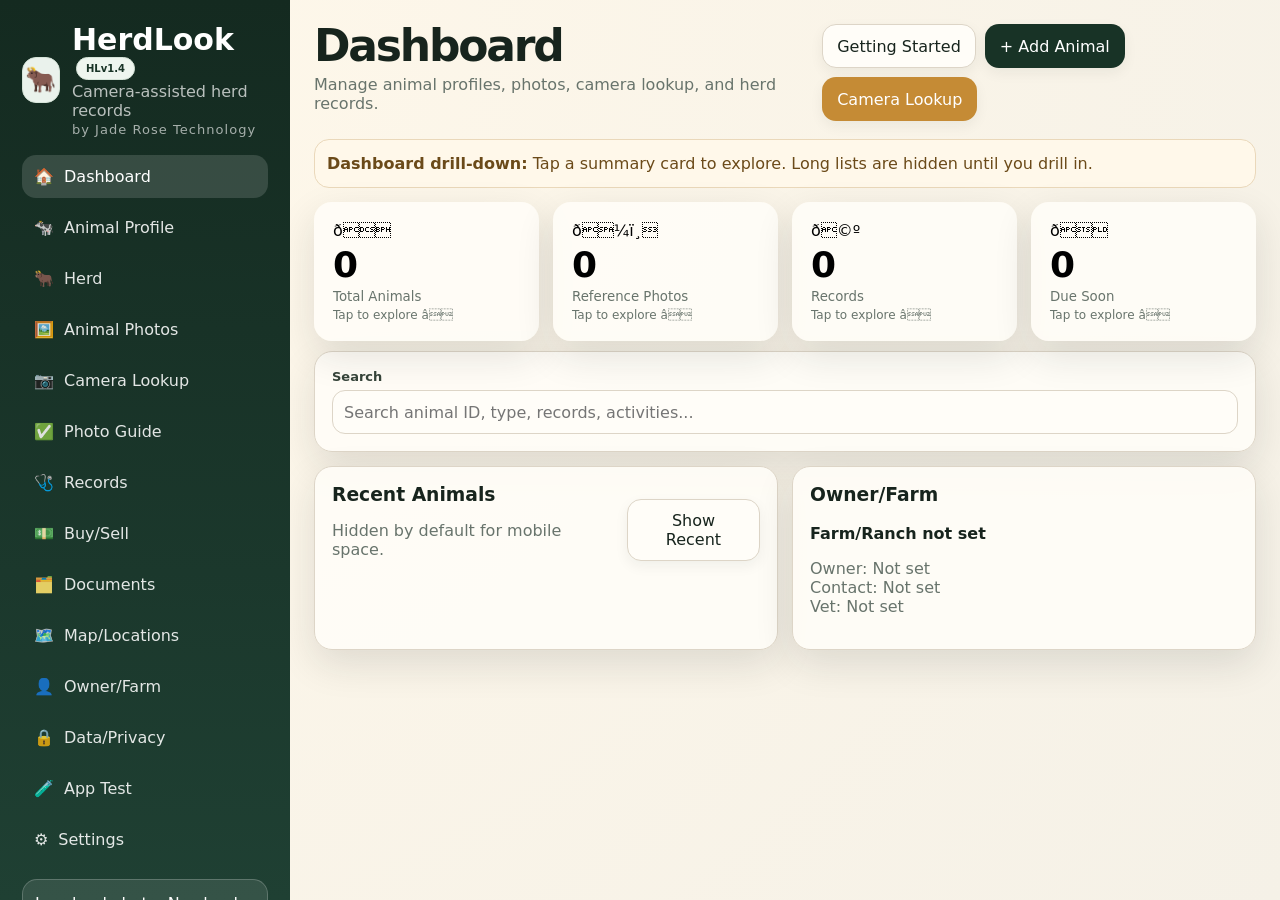
<file: index.html>
<!doctype html>
<html lang="en">
<head>
<meta charset="utf-8">
<meta name="viewport" content="width=device-width,initial-scale=1,viewport-fit=cover">
<title>HerdLook HLv1.4</title>
<meta name="theme-color" content="#183326">
<meta name="description" content="HerdLook local-only herd management beta with mobile drawer, categories, photos, camera lookup, and records.">
<style>
:root{--bg:#f5f1e7;--card:#fffdf8;--ink:#17241d;--muted:#68746c;--green:#183326;--green2:#2f604b;--gold:#c58b35;--line:#ddd5c7;--bad:#a33b2f;--shadow:0 14px 38px rgba(23,36,29,.12);--r:18px;--hl-green:#0f4d2a;--hl-green-2:#176235;--hl-green-soft:#dcefdc;--hl-orange:#e96b2c;--hl-cream:#fbfaf5;--hl-card:#ffffff;--hl-border:#e2ddd3;--hl-text:#1e241f;--hl-muted:#687267;--hl-shadow:0 10px 28px rgba(18,45,28,.12);--hl-radius:18px}
*{box-sizing:border-box}body{margin:0;font-family:Inter,system-ui,-apple-system,Segoe UI,sans-serif;background:radial-gradient(circle at top left,#fff8ea,var(--bg));color:var(--ink)}button,input,select,textarea{font:inherit}button{cursor:pointer;border:0}.hidden{display:none!important}
.appbar{display:none;position:sticky;top:0;z-index:40;align-items:center;justify-content:space-between;padding:12px 14px;background:rgba(245,241,231,.96);backdrop-filter:blur(14px);border-bottom:1px solid var(--line)}.mbrand{display:flex;align-items:center;gap:10px;min-width:0}.logo{width:46px;height:46px;border-radius:14px;display:grid;place-items:center;background:#eaf2ec;color:var(--green);font-size:25px;border:1px solid #d6e4d9}.mbrand strong{font-size:20px;display:block}.mbrand small{display:block;color:var(--muted);font-size:12px;white-space:nowrap;overflow:hidden;text-overflow:ellipsis;max-width:230px}.hamb{width:48px;height:48px;border-radius:15px;background:var(--green);color:white;font-size:24px}.backdrop{display:none;position:fixed;inset:0;background:rgba(0,0,0,.36);z-index:44}.backdrop.open{display:block}
.layout{display:grid;grid-template-columns:290px minmax(0,1fr);min-height:100vh}.side{position:sticky;top:0;height:100vh;padding:22px;background:linear-gradient(180deg,#142a20,#1f4033);color:white;overflow:auto;z-index:45}.brand{display:flex;gap:12px;align-items:center;margin-bottom:18px}.brand h1{margin:0;font-size:30px}.brand p{margin:2px 0;color:rgba(255,255,255,.7)}.byline{font-size:13px;letter-spacing:.08em;color:rgba(255,255,255,.62)}
.nav{display:grid;gap:8px;margin-top:18px}.nav button{display:flex;gap:10px;align-items:center;text-align:left;width:100%;border-radius:14px;padding:12px;color:rgba(255,255,255,.88);background:transparent}.nav button.active,.nav button:hover{background:rgba(255,255,255,.14);color:white}.nav .label{overflow:hidden;text-overflow:ellipsis}
main{padding:24px;min-width:0}.top{display:flex;justify-content:space-between;gap:14px;align-items:start;margin-bottom:18px}.top h2{font-size:clamp(28px,4vw,44px);line-height:1;margin:0;letter-spacing:-.05em}.top p{color:var(--muted);margin:7px 0 0}.actions{display:flex;gap:9px;flex-wrap:wrap}.btn{border-radius:14px;padding:11px 14px;min-height:44px;background:var(--card);border:1px solid var(--line);color:var(--ink);box-shadow:0 5px 14px rgba(23,36,29,.06)}.primary{background:var(--green);color:white;border-color:transparent}.accent{background:var(--gold);color:white;border-color:transparent}.danger{background:#fff0ed;color:var(--bad);border-color:#efc9c3}
.card{background:rgba(255,253,248,.9);border:1px solid var(--line);border-radius:var(--r);box-shadow:var(--shadow);padding:17px}.grid{display:grid;gap:14px}.stats{grid-template-columns:repeat(4,1fr)}.three{grid-template-columns:repeat(3,1fr)}.two{grid-template-columns:repeat(2,1fr)}.stat small,.muted{color:var(--muted)}.stat strong{font-size:38px;display:block;margin:10px 0}.notice{border:1px solid #ead8ba;background:#fff8ea;color:#6b4a19;border-radius:15px;padding:12px;margin-bottom:14px;line-height:1.45}.notice.success{background:#e8f5e9;border-color:#a5d6a7;color:#2e7d32}.notice.error{background:#ffebee;border-color:#ef9a9a;color:#c62828}
.toolbar{display:flex;gap:9px;flex-wrap:wrap;margin-bottom:14px}.toolbar input,.toolbar select{flex:1;min-width:150px}.field{display:grid;gap:6px;margin-bottom:11px}label{font-weight:800;font-size:13px;color:#344238}input,select,textarea{width:100%;border:1px solid var(--line);border-radius:13px;background:#fffdf8;color:var(--ink);padding:11px;min-height:44px}textarea{min-height:92px;resize:vertical}.formgrid{display:grid;grid-template-columns:repeat(2,1fr);gap:11px}.full{grid-column:1/-1}
.catcard{text-align:left;display:grid;gap:8px;min-height:118px}.catcard small{color:var(--muted)}.catcard strong{font-size:32px}.catcard.active{border-color:var(--green2);box-shadow:0 0 0 3px rgba(47,96,75,.14),var(--shadow)}.idgrid{display:grid;grid-template-columns:repeat(2,1fr);gap:10px;margin-top:12px}.idbtn{text-align:left;border:1px solid var(--line);background:#fffdf8;border-radius:14px;padding:12px}.idbtn strong{display:block;font-size:18px}.animals{display:grid;grid-template-columns:repeat(3,1fr);gap:14px}.pill{display:inline-flex;border-radius:99px;padding:5px 9px;background:#eef5ef;color:var(--green);font-size:12px;font-weight:900;border:1px solid #d6e4d9}.record,.doc,.loc{border:1px solid var(--line);border-radius:15px;background:#fffdf8;padding:12px;margin-top:10px}.row{display:flex;justify-content:space-between;align-items:center;gap:10px}
.photos{display:grid;grid-template-columns:repeat(2,1fr);gap:12px}.photoCard{border:1px solid var(--line);border-radius:18px;overflow:hidden;background:#fffdf8}.photoCard img,.thumb img{width:100%;height:210px;object-fit:cover;display:block}.thumbs{display:grid;grid-template-columns:repeat(4,1fr);gap:10px}.thumb{height:130px;border:1px solid var(--line);border-radius:14px;overflow:hidden;background:#f6f1e7}.match{display:grid;grid-template-columns:105px 1fr auto;gap:12px;align-items:center;border:1px solid var(--line);border-radius:16px;padding:10px;background:#fffdf8;margin-top:10px}.match img{width:105px;height:86px;object-fit:cover;border-radius:12px}.bar{height:9px;background:#e7dfd1;border-radius:99px;overflow:hidden}.bar span{display:block;height:100%;background:linear-gradient(90deg,var(--green2),var(--gold))}
.batch{display:grid;grid-template-columns:1fr 1fr 1fr auto;gap:10px;align-items:end;border:1px solid var(--line);border-radius:15px;background:#fffdf8;padding:12px;margin-top:10px}.chips{display:flex;gap:7px;flex-wrap:wrap}.chip{border:1px solid var(--line);background:#fffdf8;border-radius:99px;padding:6px 10px;font-size:12px;font-weight:800;color:var(--green)}
.modal{display:none;position:fixed;inset:0;z-index:70;background:rgba(0,0,0,.5);align-items:center;justify-content:center;padding:18px}.modal.open{display:flex}.modalbox{width:min(960px,100%);max-height:92vh;overflow:auto;background:white;border-radius:24px;padding:20px}.modalhead{display:flex;justify-content:space-between;gap:12px;align-items:start}.modalhead h3{margin:0;font-size:27px}
.lock{display:none;position:fixed;inset:0;z-index:100;background:linear-gradient(135deg,#142a20,#2f604b);align-items:center;justify-content:center;padding:20px}.lock.open{display:flex}.lockbox{background:white;border-radius:24px;padding:22px;width:min(450px,100%)}
@media(max-width:1050px){.appbar{display:flex}.layout{display:block}.side{position:fixed;inset:0 auto 0 0;width:min(82vw,320px);height:100vh;transform:translateX(-105%);transition:.22s ease;box-shadow:22px 0 70px rgba(0,0,0,.28)}.side.open{transform:translateX(0)}.nav{display:grid!important}.nav button{white-space:normal;font-size:15px}main{padding:15px}.top{display:grid}.top .actions{display:grid;grid-template-columns:1fr 1fr}.top .actions .btn:first-child{grid-column:1/-1}.stats,.three,.two,.animals,.photos,.idgrid,.formgrid,.thumbs{grid-template-columns:1fr}.batch{grid-template-columns:1fr}.match{grid-template-columns:1fr}.match img{width:100%;height:175px}.card{padding:15px}}

.sale-status {
  display:inline-flex;
  align-items:center;
  border-radius:99px;
  padding:5px 9px;
  font-size:12px;
  font-weight:900;
  border:1px solid var(--line);
  background:#eef5ef;
  color:var(--green);
}
.sale-status.sold {background:#fff0ed;color:var(--bad);border-color:#efc9c3}
.sale-status.bought {background:#fff8ea;color:#6b4a19;border-color:#ead8ba}
.sale-box {
  border:1px solid var(--line);
  background:#fffdf8;
  border-radius:15px;
  padding:12px;
  margin-top:10px;
}

@media print{.side,.appbar,.actions,.toolbar,.btn{display:none!important}.layout{display:block}main{padding:0}.card{box-shadow:none}}

.drill-btn{cursor:pointer;text-align:left;border:2px solid transparent;transition:border-color .15s,box-shadow .15s}
.drill-btn:hover,.drill-btn:active{border-color:var(--green2);box-shadow:var(--shadow)}
.drill-btn strong{font-size:36px;display:block;margin:4px 0}
.drill-btn small{display:block;color:var(--muted)}
.drill-btn span.muted{font-size:12px;margin-top:4px;display:block}
.drill-card{border:1px solid var(--line);border-radius:var(--r);background:var(--card);padding:14px;cursor:pointer;transition:border-color .15s}
.drill-card:hover,.drill-card:active{border-color:var(--green2)}
.drill-card h4{margin:0 0 4px}
.drill-card .count{font-size:24px;font-weight:900;color:var(--green2)}
.drill-back{margin-bottom:12px}
.drill-item{border:1px solid var(--line);border-radius:14px;background:var(--card);padding:12px;margin-top:10px;display:flex;justify-content:space-between;align-items:center;gap:10px}
.drill-item .info{min-width:0}
.drill-item .info strong{display:block;font-size:16px}
.drill-item .info small{color:var(--muted)}
.drill-item .actions{flex-shrink:0}
.search-group{margin-top:14px}
.search-group h4{margin:0 0 6px}
.search-item{border:1px solid var(--line);border-radius:14px;background:var(--card);padding:10px;margin-top:6px;display:flex;justify-content:space-between;align-items:center;gap:8px}
.status-deceased{background:#fff0ed;border-color:#efc9c3;color:var(--bad)}
.status-sold{background:#fff8ea;border-color:#ead8ba;color:#6b4a19}
.status-bought{background:#eef5ef;border-color:#d6e4d9;color:var(--green2)}

/* === HerdLook Animal Profile (Flyer Layout) === */
.hl-app-shell{min-height:100vh;background:radial-gradient(circle at top right,rgba(23,98,53,.13),transparent 34%),linear-gradient(180deg,#f7f5ec 0%,#fff 44%,#f7f4eb 100%);color:var(--hl-text);font-family:system-ui,-apple-system,BlinkMacSystemFont,"Segoe UI",sans-serif;padding-bottom:86px}
.hl-topbar{position:sticky;top:0;z-index:20;display:flex;align-items:center;justify-content:space-between;padding:14px 16px;background:linear-gradient(135deg,var(--hl-green),var(--hl-green-2));color:#fff;box-shadow:0 6px 16px rgba(0,0,0,.18)}
.hl-brand{display:flex;align-items:center;gap:10px}
.hl-logo{width:42px;height:42px;display:grid;place-items:center;background:#fff;color:var(--hl-green);border-radius:999px;font-size:22px;font-weight:900}
.hl-brand-name{font-size:1.35rem;font-weight:900;line-height:1}
.hl-brand-sub{margin-top:3px;font-size:.72rem;letter-spacing:.08em;text-transform:uppercase;opacity:.82}
.hl-menu-btn{border:0;background:transparent;color:#fff;font-size:1.8rem;line-height:1;cursor:pointer}
.hl-animal-profile{width:min(100%,760px);margin:0 auto;padding:14px}
.hl-hero-card,.hl-animal-main-card,.hl-panel{background:var(--hl-card);border:1px solid var(--hl-border);border-radius:var(--hl-radius);box-shadow:var(--hl-shadow);overflow:hidden;margin-bottom:14px}
.hl-hero-photo-wrap{width:100%;height:clamp(230px,42vw,360px);background:#d8e3d4;overflow:hidden;display:grid;place-items:center;color:var(--hl-muted);font-size:1rem}
.hl-hero-photo{width:100%;height:100%;object-fit:cover;display:block}
.hl-photo-strip{display:flex;gap:8px;padding:9px;overflow-x:auto;background:rgba(255,255,255,.92);border-top:1px solid var(--hl-border)}
.hl-thumb{flex:0 0 86px;height:62px;border:2px solid transparent;border-radius:10px;overflow:hidden;background:#eef3ea;cursor:pointer;padding:0}
.hl-thumb.active{border-color:var(--hl-green)}
.hl-thumb img{width:100%;height:100%;object-fit:cover}
.hl-empty-thumb{display:grid;place-items:center;height:100%;font-size:.75rem;color:#607060}
.hl-more-thumb{flex:0 0 86px;height:62px;border-radius:10px;border:0;background:linear-gradient(135deg,rgba(15,77,42,.8),rgba(15,77,42,.55));color:#fff;font-weight:900;font-size:1.2rem;cursor:pointer}
.hl-animal-main-card{padding:16px}
.hl-animal-title-row{display:flex;align-items:flex-start;justify-content:space-between;gap:12px;flex-wrap:wrap}
.hl-animal-title-row h1{margin:0 0 7px;color:var(--hl-green);font-size:clamp(1.55rem,5vw,2.15rem);line-height:1.06}
.hl-animal-meta{margin:4px 0;color:var(--hl-text);font-size:.96rem}
.hl-animal-meta .dot{color:var(--hl-green-2);font-weight:900;padding:0 6px}
.hl-status-pill{flex:0 0 auto;background:var(--hl-green-soft);color:var(--hl-green);border:1px solid rgba(15,77,42,.18);padding:7px 13px;border-radius:999px;font-weight:800;font-size:.9rem;white-space:nowrap}
.hl-status-grid{display:grid;grid-template-columns:repeat(3,1fr);gap:9px;margin-top:16px}
.hl-status-card{border:1px solid var(--hl-border);background:#fff;border-radius:14px;padding:13px 8px;min-height:98px;text-align:center;box-shadow:0 6px 14px rgba(27,39,30,.08);cursor:pointer;font:inherit;color:var(--hl-text)}
.hl-status-icon{color:var(--hl-green);font-size:1.55rem;font-weight:900;margin-bottom:4px}
.hl-status-icon.hl-orange{color:var(--hl-orange)}
.hl-status-label{text-transform:uppercase;color:var(--hl-text);font-size:.74rem;font-weight:900;letter-spacing:.04em}
.hl-status-value{margin-top:5px;color:var(--hl-green);font-weight:800;font-size:.96rem}
.hl-panel{padding:15px}
.hl-panel h2,.hl-section-head h2{margin:0;color:var(--hl-green);font-size:1.05rem;text-transform:uppercase;letter-spacing:.04em}
.hl-section-head{display:flex;align-items:center;justify-content:space-between;gap:12px;margin-bottom:10px}
.hl-section-head button{border:0;background:transparent;color:var(--hl-green);font-weight:900;cursor:pointer}
.hl-record-list{border:1px solid var(--hl-border);border-radius:14px;overflow:hidden;background:#fff}
.hl-record-row{display:grid;grid-template-columns:94px 1fr auto 18px;gap:8px;align-items:center;padding:11px 10px;border-bottom:1px solid var(--hl-border);font-size:.92rem;cursor:pointer;width:100%;text-align:left;background:transparent;color:var(--hl-text);font:inherit}
.hl-record-row:last-child{border-bottom:0}
.hl-record-date{color:var(--hl-text);white-space:nowrap}
.hl-record-type{font-weight:750}
.hl-record-note{color:var(--hl-muted);text-align:right}
.hl-record-arrow{color:var(--hl-muted);font-size:1.15rem}
.hl-actions-grid{display:grid;grid-template-columns:repeat(4,1fr);gap:9px;margin-top:12px}
.hl-action-btn{border:1px solid var(--hl-border);background:#fff;color:var(--hl-text);border-radius:14px;padding:12px 6px 10px;min-height:84px;box-shadow:0 5px 13px rgba(27,39,30,.08);cursor:pointer;font-weight:750;font-size:.78rem;font:inherit}
.hl-action-icon{display:block;margin:0 auto 7px;color:var(--hl-green);font-size:1.65rem;line-height:1}
.hl-bottom-nav{position:fixed;left:50%;bottom:0;z-index:30;transform:translateX(-50%);width:min(100%,760px);display:grid;grid-template-columns:repeat(4,1fr);background:rgba(255,255,255,.96);backdrop-filter:blur(12px);border-top:1px solid var(--hl-border);box-shadow:0 -8px 20px rgba(18,45,28,.1)}
.hl-bottom-nav button{border:0;background:transparent;color:#697369;padding:8px 4px 10px;min-height:62px;font-size:1.22rem;cursor:pointer;font:inherit}
.hl-bottom-nav button span{display:block;margin-top:2px;font-size:.72rem;font-weight:750}
.hl-bottom-nav button.active{color:var(--hl-green)}
@media(max-width:520px){.hl-animal-profile{padding:10px}.hl-status-grid{grid-template-columns:repeat(3,minmax(0,1fr))}.hl-status-card{min-height:88px;padding:10px 5px}.hl-record-row{grid-template-columns:82px 1fr;gap:4px 8px}.hl-record-note{text-align:left;grid-column:2/3;font-size:.82rem}.hl-record-arrow{display:none}.hl-actions-grid{grid-template-columns:repeat(2,1fr)}.hl-action-btn{min-height:72px}}

.safe-mobile-nav{display:flex;align-items:center;gap:8px;padding:8px 12px;background:#f8fafc;border-bottom:1px solid #d9e2ec;position:sticky;top:0;z-index:50;margin:0 -2px 8px}
.safe-mobile-nav button{min-height:44px;padding:10px 14px;border:1px solid #cbd5e1;border-radius:12px;background:#fff;color:#17324d;font-weight:800;font-size:14px;cursor:pointer;transition:transform .1s}
.safe-mobile-nav button:active{transform:scale(.98)}
.safe-mobile-nav button:hover{background:#f0ebe0}
.safe-mobile-nav .current-label{font-size:13px;font-weight:700;color:#475569;overflow:hidden;text-overflow:ellipsis;white-space:nowrap}
@media(min-width:1050px){.safe-mobile-nav{display:flex}}
</style>

</head>
<body>
<div class="lock" id="lock"><div class="lockbox"><h2>HerdLook Locked</h2><p class="muted">Enter local PIN/password.</p><div class="field"><label>PIN/password</label><input id="unlockPin" type="password"></div><button class="btn primary" id="unlockBtn" style="width:100%">Unlock</button><p id="unlockErr" class="muted hidden" style="color:var(--bad)">Incorrect PIN/password.</p></div></div>
<div class="appbar"><div class="mbrand"><div class="logo">🐂</div><div><strong>HerdLook <span style="font-size:11px;color:var(--muted)">HLv1.4</span></strong><small>by Jade Rose Technology</small></div></div><button class="hamb" id="menuBtn">☰</button></div><div id="safeMobileNav"></div><div class="backdrop" id="backdrop"></div>
<div class="layout">
<aside class="side" id="side"><div class="brand"><div class="logo">🐂</div><div><h1>HerdLook</h1><span class="pill" style="font-size:10px;margin-left:4px">HLv1.4</span><p>Camera-assisted herd records</p><div class="byline">by Jade Rose Technology</div></div></div><nav class="nav" id="nav">
<button class="active" data-view="dashboard">🏠 <span class="label">Dashboard</span></button><button data-view="animalProfile">🐄 <span class="label">Animal Profile</span></button><button data-view="herd">🐂 <span class="label">Herd</span></button><button data-view="photos">🖼️ <span class="label">Animal Photos</span></button><button data-view="lookup">📷 <span class="label">Camera Lookup</span></button><button data-view="guide">✅ <span class="label">Photo Guide</span></button><button data-view="records">🩺 <span class="label">Records</span></button><button data-view="sales">💵 <span class="label">Buy/Sell</span></button><button data-view="documents">🗂️ <span class="label">Documents</span></button><button data-view="locations">🗺️ <span class="label">Map/Locations</span></button><button data-view="owner">👤 <span class="label">Owner/Farm</span></button><button data-view="privacy">🔒 <span class="label">Data/Privacy</span></button><button data-view="apptest">🧪 <span class="label">App Test</span></button><button data-view="settings">⚙️ <span class="label">Settings</span></button>
</nav><div class="notice" style="margin-top:18px;background:rgba(255,255,255,.1);color:white;border-color:rgba(255,255,255,.2)">Local-only beta. No cloud database or automatic sync.</div></aside>
<main>
<header class="top"><div><h2 id="title">Dashboard</h2><p id="sub">Manage animal profiles, photos, camera lookup, and herd records.</p></div><div class="actions"><button class="btn" onclick="view('guide')">Getting Started</button><button class="btn primary" onclick="openAnimal()">+ Add Animal</button><button class="btn accent" onclick="view('lookup')">Camera Lookup</button></div></header>

<section id="dashboard" class="view">
<div class="notice"><b>Dashboard drill-down:</b> Tap a summary card to explore. Long lists are hidden until you drill in.</div>
<div class="grid stats drill-cards"><button class="card stat drill-btn" onclick="openDashboardDrill('animals')">ð <strong id="sAnimals">0</strong><small>Total Animals</small><span class="muted">Tap to explore â</span></button><button class="card stat drill-btn" onclick="openDashboardDrill('photos')">ð¼ï¸ <strong id="sPhotos">0</strong><small>Reference Photos</small><span class="muted">Tap to explore â</span></button><button class="card stat drill-btn" onclick="openDashboardDrill('records')">ð©º <strong id="sRecords">0</strong><small>Records</small><span class="muted">Tap to explore â</span></button><button class="card stat drill-btn" onclick="openDashboardDrill('due')">ð <strong id="sDue">0</strong><small>Due Soon</small><span class="muted">Tap to explore â</span></button></div>
<div class="card" style="margin-top:10px"><div class="field" style="margin-bottom:0"><label>Search</label><input id="globalSearch" type="text" placeholder="Search animal ID, type, records, activities..." oninput="handleGlobalSearch(this.value)"></div><div id="searchResults" class="hidden" style="margin-top:10px"></div></div>
<div id="drillPanel" class="hidden" style="margin-top:14px"><div id="drillContent"></div></div>
<div id="dashboardDefault" class="grid two" style="margin-top:14px"><div class="card"><div class="row"><div><h3 style="margin:0">Recent Animals</h3><p class="muted">Hidden by default for mobile space.</p></div><button class="btn" id="recentBtn" onclick="toggleRecent()">Show Recent</button></div><div id="recent" class="hidden"></div></div><div class="card"><h3 style="margin-top:0">Owner/Farm</h3><div id="ownerSummary"></div></div></div>
</section>

<section id="herd" class="view hidden"><div class="toolbar"><input id="search" placeholder="Search ID, name, breed, location, dam, sire..."><select id="catFilter"><option value="">All categories</option></select><select id="sort"><option value="">Sort: newest added</option><option value="dob">Sort: birth date / age</option><option value="added">Sort: date added</option><option value="id">Sort: animal ID</option></select><select id="sortOrder"><option value="desc">Order: youngest / newest first</option><option value="asc">Order: oldest / earliest first</option></select><button class="btn" onclick="toggleBatch()">Batch Edit</button><button class="btn primary" onclick="openAnimal()">+ Add Animal</button></div><div id="animalList" class="animals"></div><div id="batchPanel" class="card hidden" style="margin-top:14px"><div class="row"><div><h3 style="margin:0">Batch Edit</h3><p class="muted">Change repeated info and save all edits with one click.</p></div><button class="btn primary" onclick="saveBatch()">Save All Edits</button></div><div id="batchList"></div></div></section>

<section id="photos" class="view hidden"><div class="toolbar"><input id="photoSearch" placeholder="Search animal photos..."><select id="photoCat"><option value="">All categories</option></select></div><div class="card"><h3 style="margin-top:0">Animal Photo Cards</h3><p class="muted">Photos live behind this button/page so herd cards stay compact on mobile.</p><div id="photoCards" class="photos"></div></div></section>

<section id="lookup" class="view hidden"><div class="card"><h3 style="margin-top:0">Camera Lookup</h3><div class="notice"><b>Advanced beta recognition:</b> Uses multi-photo weighted comparison in the browser. It suggests matches only. Always manually confirm.</div><div class="grid two"><div><div class="field"><label>Take/upload photo</label><input id="lookupFile" type="file" accept="image/*" capture="environment"></div><div id="lookupPreview" class="card muted" style="height:280px;display:grid;place-items:center">No photo selected</div></div><div><h4>Suggested matches</h4><div id="matches"><div class="record muted">Upload a photo to compare against animal reference photos.</div></div></div></div></div></section>

<section id="guide" class="view hidden"><div class="card"><h3 style="margin-top:0">Photo Capture Best Practices</h3><div class="notice"><b>Minimum beta requirement:</b> 3 clear photos: front face, left side, right side. Recommended: 6-8 photos per animal.</div><div class="grid two"><div class="card"><h4>Cattle: 6 photos</h4><ol><li>Front face</li><li>Left side full body</li><li>Right side full body</li><li>Rear view</li><li>Ear tag / brand close-up</li><li>Unique marking or muzzle/nose close-up</li></ol></div><div class="card"><h4>Horses: 7 photos</h4><ol><li>Front face</li><li>Left side full body</li><li>Right side full body</li><li>Rear view</li><li>Face / blaze close-up</li><li>Legs / socks / markings</li><li>Brand, scar, or unique marking</li></ol></div></div><h4>Quality rules</h4><ul><li>Use good daylight or even barn lighting.</li><li>Keep the animal filling most of the frame.</li><li>Avoid blur, fences, shadows, people, and other animals blocking the view.</li><li>Update photos after seasonal coat changes, new tags, injury, grooming, or weight change.</li></ul></div></section>

<section id="records" class="view hidden"><div class="toolbar"><input id="recordSearch" placeholder="Search records..."><select id="recordType"><option value="">All record types</option><option>Health</option><option>Weight</option><option>Breeding</option><option>Movement</option><option>Note</option><option>Sale/Transfer</option><option>Death/Loss</option></select><button class="btn primary" onclick="openRecord()">+ Add Record</button></div><div class="card"><h3 style="margin-top:0">Records</h3><div id="recordList"></div></div></section>

<section id="sales" class="view hidden">
 <div class="toolbar">
 <input id="saleSearch" placeholder="Search sales by animal, buyer/seller, notes...">
 <select id="saleStatusFilter">
 <option value="">All sale statuses</option>
 <option value="active">Active / owned</option>
 <option value="sold">Sold</option>
 <option value="bought">Bought / purchased</option>
 </select>
 <button class="btn primary" onclick="openSale()">+ Add Buy/Sell Entry</button>
 </div>
 <div class="card">
 <h3 style="margin-top:0">Buy/Sell Animal Records</h3>
 <p class="muted">Track animal purchase date, purchase price, sold date, sale price, buyer/seller, and notes. Sale info also appears on animal cards.</p>
 <div id="salesList"></div>
 </div>
</section>

<section id="documents" class="view hidden"><div class="grid two"><div class="card"><h3 style="margin-top:0">Add Document</h3><form id="docForm"><div class="field"><label>Title</label><input id="docTitle" required></div><div class="field"><label>Type</label><select id="docType"><option>Vet / Health</option><option>Registration</option><option>Bill of Sale</option><option>Receipt</option><option>Lab / Test Result</option><option>Other</option></select></div><div class="field"><label>Attach to animal</label><select id="docAnimal"></select></div><div class="field"><label>File</label><input id="docFile" type="file" required></div><div class="field"><label>Notes</label><textarea id="docNotes"></textarea></div><button class="btn primary">Save Document</button></form></div><div class="card"><h3 style="margin-top:0">Stored Documents</h3><div id="docList"></div></div></div></section>

<section id="locations" class="view hidden"><div class="grid two"><div class="card"><h3 style="margin-top:0">Location</h3><form id="locForm"><div class="field"><label>Name</label><input id="locName" required></div><div class="field"><label>Type</label><select id="locType"><option>Pasture</option><option>Barn</option><option>Lot / Pen</option><option>Water</option><option>Gate</option><option>Handling Area</option><option>Quarantine</option><option>Other</option></select></div><div class="field"><label>Notes</label><textarea id="locNotes"></textarea></div><button class="btn primary">Save Location</button></form></div><div class="card"><h3 style="margin-top:0">Locations</h3><div id="locList"></div></div></div></section>

<section id="owner" class="view hidden"><div class="card"><h3 style="margin-top:0">Owner & Farm/Ranch Info</h3><form id="ownerForm" class="formgrid"><div class="field"><label>Owner name</label><input id="ownerName"></div><div class="field"><label>Farm/Ranch name</label><input id="farmName"></div><div class="field"><label>Phone</label><input id="ownerPhone"></div><div class="field"><label>Email</label><input id="ownerEmail" type="email"></div><div class="field full"><label>Address</label><input id="farmAddress"></div><div class="field"><label>Primary animal type</label><input id="farmType"></div><div class="field"><label>Vet / clinic</label><input id="vetInfo"></div><div class="field full"><label>Notes</label><textarea id="farmNotes"></textarea></div><button class="btn primary full">Save Owner/Farm Info</button></form></div></section>

<section id="privacy" class="view hidden"><div class="grid two"><div class="card"><h3 style="margin-top:0">Local-Only Data</h3><p>HerdLook stores data in this browser/device by default. No Firebase, Supabase, cloud database, server accounts, or automatic cloud sync.</p><div class="notice">Export backups regularly. Clearing browser data can delete local HerdLook records.</div></div><div class="card"><h3 style="margin-top:0">Backup / Restore</h3><div class="notice"><b>Import safety rule:</b> Importing a backup will not overwrite existing data. To import a backup, first export a safety backup, then clear/delete the old local data from Settings.</div><div class="notice"><b>Migration fix:</b> Old HerdLook backups are normalized during import so animal category cards, Animal Photos, Records, Documents, Locations, owner/farm info, dam/sire fields, breed, and location fields display in the updated layout.</div><div class="card" style="margin-bottom:12px">
 <h4 style="margin:0 0 8px">Mobile Transfer Photo Settings</h4>
 <div class="field"><label>Photo quality</label><select id="mobilePhotoQuality"><option value="low">Low (700px, smaller file)</option><option value="medium" selected>Medium (900px, recommended)</option><option value="high">High (1200px, best quality)</option></select></div>
 <div class="field"><label>Max photos per animal</label><select id="mobileMaxPhotos"><option value="1">1</option><option value="2" selected>2</option><option value="3">3</option><option value="all">All</option></select></div>
</div>
<div class="actions">
 <button class="btn primary" onclick="exportBackup()">Export Full Backup</button>
 <button class="btn" onclick="exportMobileRecordsOnlyBackup()">Export Mobile Transfer — Records Only</button>
 <button class="btn" onclick="exportMobilePhotoBackup()">Export Mobile Transfer — With Photos</button>
</div>
<div class="notice" style="margin-top:12px">
 <b>Full Backup</b> includes original photos and may be too large for iPhone.<br>
 <b>Mobile Records Only</b> is the smallest transfer — no photos or document files.<br>
 <b>Mobile With Photos</b> compresses animal photos for iPhone transfer.
</div>
<div class="field" style="margin-top:12px">
 <label>Import HerdLook backup</label>
 <input id="importFile" type="file" accept=".json,application/json,text/plain">
</div>
<div class="actions"><button class="btn primary" onclick="importBackup()">Import Selected Backup</button> <button class="btn" onclick="debugSelectedImportFile()">Debug Selected Backup</button></div>
<div id="importStatus" class="notice" style="margin-top:12px"><b>Import status:</b> Choose a backup file. On iPhone, use a Mobile Transfer Backup.</div></div></div></section>

<section id="apptest" class="view hidden">
 <div class="card">
 <h3 style="margin-top:0">App Test / Link Check</h3>
 <p class="muted">Run this before release. It checks key views, buttons, modals, animal-card actions, and startup hydration. If no animals exist, the test will load a temporary test herd first.</p>
 <div class="actions">
 <button class="btn primary" onclick="runAppTest()">Run App Test</button><button class="btn" onclick="runPersistenceTest()">Run Persistence Test</button><button class="btn" onclick="runMobileStorageTest()">Run iPhone Storage Test</button>
 <button class="btn" onclick="seed()">Load Test Herd</button>
 </div>
 <div id="appTestResults" class="record" style="margin-top:14px">No test run yet.</div>
 </div>
</section>

<section id="animalProfile" class="view hidden"></section>
<section id="settings" class="view hidden"><div class="card"><h3 style="margin-top:0">Security & Testing</h3><div class="field"><label>Set local PIN/password</label><input id="pin" type="password"></div><div class="actions"><button class="btn primary" onclick="savePin()">Save PIN</button><button class="btn" onclick="lockNow()">Lock Now</button><button class="btn danger" onclick="clearPin()">Remove PIN</button><button class="btn" onclick="seed()">Load Demo Herd</button><button class="btn danger" onclick="clearAll()">Clear All Local Data</button><button class="btn" onclick="repairStorage()">Repair/Sync Storage</button></div><div class="notice" style="margin-top:14px"><b>Claw direction:</b> This is the single-file beta. Keep local-only. After beta reviews, split into production PWA files and upgrade storage to IndexedDB.</div><div class="notice"><b>Import rule:</b> A backup import must not overwrite existing data. User must clear/delete old data first, then import.</div></div></section>
</main></div>

<div class="modal" id="animalModal"><div class="modalbox"><div class="modalhead"><div><h3 id="animalTitle">Add Animal</h3><p class="muted">One-click save handles profile info and photos together.</p></div><button class="btn" onclick="closeModal('animalModal')">Close</button></div><form id="animalForm" class="formgrid"><input id="animalId" type="hidden">
<div class="field"><label>Animal ID *</label><input id="aCode" required></div><div class="field"><label>Name</label><input id="aName"></div>
<div class="field"><label>Species</label><select id="aSpecies"><option>Cattle</option><option>Horse</option><option>Goat</option><option>Sheep</option><option>Other</option></select></div><div class="field"><label>Category *</label><select id="aCategory"></select></div>
<div class="field"><label>Breed</label><input id="aBreed" list="breedList"><datalist id="breedList"></datalist><div id="breedChips" class="chips"></div></div><div class="field"><label>Sex</label><select id="aSex"><option></option><option>Female</option><option>Male</option><option>Cow</option><option>Bull</option><option>Steer</option><option>Heifer</option><option>Mare</option><option>Stallion</option><option>Gelding</option></select></div>
<div class="field"><label>Date of birth</label><input id="aDob" type="date"><small class="muted">Calendar opens for month, day, and year.</small></div><div class="field"><label>Tag / RFID / microchip</label><input id="aTag"></div>
<div class="field"><label>Location</label><input id="aLoc" list="locListData"><datalist id="locListData"></datalist><div id="locChips" class="chips"></div></div><div class="field"><label>Dam information</label><input id="aDam"></div><div class="field"><label>Sire information</label><input id="aSire"></div>
<div class="field full"><label>Markings / notes</label><textarea id="aMark"></textarea></div>
<div class="field full"><label>Reference photos</label><div class="notice"><b>Minimum:</b> front face, left side, right side. <b>Recommended:</b> 6-8 photos.</div><button type="button" class="btn" onclick="openAnimalPhotoPicker(document.getElementById('animalId')?.value)">Add Photos</button><input id="animalPhotoInput" data-role="animal-photo-input" type="file" accept="image/*" multiple onchange="handleAnimalPhotosSelected(event)" style="display:none"><p id="photoHint" class="muted"></p><div id="photoSaveStatus" class="notice" style="display:none"></div><div id="photoPreview" class="thumbs"></div></div>
<div class="actions full"><button type="button" class="btn danger" id="deleteAnimal" onclick="deleteAnimal()">Delete</button><button class="btn primary">Save Animal & Photos</button></div></form></div></div>

<div class="modal" id="recordModal"><div class="modalbox"><div class="modalhead"><h3 id="recordModalTitle">Add Record</h3><button class="btn" onclick="closeModal('recordModal')">Close</button></div><form id="recForm" class="formgrid"><input id="rId" type="hidden"><div class="field"><label>Animal</label><select id="rAnimal" required></select></div><div class="field"><label>Type</label><select id="rType"><option>Health</option><option>Weight</option><option>Breeding</option><option>Movement</option><option>Note</option><option>Sale/Transfer</option><option>Death/Loss</option></select></div><div class="field"><label>Date</label><input id="rDate" type="date" required></div><div class="field"><label>Follow-up date</label><input id="rFollow" type="date"></div><div class="field full"><label>Details</label><textarea id="rDetails" required></textarea></div><button class="btn primary full">Save Record</button></form></div></div>

<div class="modal" id="recordDetailModal"><div class="modalbox"><div class="modalhead"><h3>Record Detail</h3><button class="btn" onclick="closeModal('recordDetailModal')">Close</button></div><div id="recordDetailContent" style="margin-top:12px"></div></div></div>

<div class="modal" id="saleModal"><div class="modalbox"><div class="modalhead"><div><h3 id="saleTitle">Add Buy/Sell Entry</h3><p class="muted">Record animal purchase or sale information. This also updates the animal card status.</p></div><button class="btn" onclick="closeModal('saleModal')">Close</button></div>
<form id="saleForm" class="formgrid">
<input id="saleId" type="hidden">
<div class="field"><label>Animal</label><select id="saleAnimal" required></select></div>
<div class="field"><label>Transaction type</label><select id="saleType"><option value="sold">Sold</option><option value="bought">Bought / Purchased</option></select></div>
<div class="field"><label>Sale/Purchase date</label><input id="saleDate" type="date" required></div>
<div class="field"><label>Price</label><input id="salePrice" type="number" min="0" step="0.01" placeholder="0.00"></div>
<div class="field"><label>Buyer / Seller name</label><input id="saleParty" placeholder="Buyer for sale, seller for purchase"></div>
<div class="field"><label>Payment status</label><select id="salePaymentStatus"><option>Paid</option><option>Deposit</option><option>Pending</option><option>Not paid</option><option>Other</option></select></div>
<div class="field full"><label>Notes</label><textarea id="saleNotes" placeholder="Bill of sale notes, delivery, terms, reason for sale, purchase source..."></textarea></div>
<div class="actions full"><button class="btn primary">Save Buy/Sell Entry</button></div>
</form></div></div>
<div class="modal" id="deathLossModal"><div class="modalbox"><div class="modalhead"><div><h3 id="deathLossTitle">Record Death / Loss</h3><p class="muted">Mark this animal as deceased and create a Death/Loss record.</p></div><button class="btn" onclick="closeModal('deathLossModal')">Close</button></div>
<form id="deathLossForm" class="formgrid">
<input id="deathLossAnimalId" type="hidden">
<div class="field"><label>Date *</label><input id="deathLossDate" type="date" required></div>
<div class="field"><label>Cause</label><input id="deathLossCause" placeholder="Cause of death or loss"></div>
<div class="field"><label>Estimated value / loss amount</label><input id="deathLossValue" type="number" min="0" step="0.01" placeholder="0.00"></div>
<div class="field full"><label>Notes</label><textarea id="deathLossNotes" placeholder="Additional details about the loss..."></textarea></div>
<div class="actions full"><button class="btn primary" type="button" onclick="saveDeathLoss()">Save Death/Loss Record</button></div>
</form></div></div>


<script>
const K="herdlook_mobile_ux_beta_v1", cats=["Cow","Bull","Bull Calf","Steer Calf","Heifer Calf","Heifer","Steer","Horse","Other","Death/Loss"];
let S={animals:[],records:[],docs:[],locations:[],sales:[],owner:{},pin:"",photos:[],cat:"",recent:false,batch:false,view:"dashboard",dashboardDrill:{panel:null,subCategory:null,query:""},searchQuery:"",navTrail:[]};
const $=id=>document.getElementById(id), esc=s=>String(s??"").replace(/[&<>"']/g,m=>({"&":"&amp;","<":"&lt;",">":"&gt;",'"':"&quot;","'":"&#039;"}[m])), id=()=>crypto.randomUUID?crypto.randomUUID():Date.now()+""+Math.random();
const label=a=>[a.code,a.name].filter(Boolean).join(" — ")||"Unnamed", today=()=>new Date().toISOString().slice(0,10);

/* ===== DURABLE STORAGE v4 — IndexedDB + localStorage ===== */
const DB_NAME="HerdLookFullLocalDB",DB_STORE="herdlook_state",DB_KEY="herdlook_full_state";

function openHerdLookDB(){
 return new Promise((resolve,reject)=>{
  try{
   const req=indexedDB.open(DB_NAME,1);
   req.onupgradeneeded=e=>{try{const db=e.target.result;if(!db.objectStoreNames.contains(DB_STORE))db.createObjectStore(DB_STORE,{keyPath:"key"})}catch(e){console.warn("IDB upgrade warning:",e)}};
   req.onsuccess=()=>resolve(req.result);
   req.onerror=()=>{console.warn("IDB open failed");resolve(null)};
   req.onblocked=()=>{console.warn("IDB open blocked");resolve(null)};
  }catch(e){console.warn("IDB open crash:",e);resolve(null)}
 });
}
function saveToIndexedDB(data){
 return new Promise(async(resolve,reject)=>{
  try{
   const db=await openHerdLookDB();
   if(!db){resolve(false);return}
   const tx=db.transaction(DB_STORE,"readwrite");
   tx.objectStore(DB_STORE).put({key:DB_KEY,data:JSON.parse(JSON.stringify(data))});
   tx.oncomplete=()=>{db.close();resolve(true)};
   tx.onerror=()=>{db.close();resolve(false)};
  }catch(e){resolve(false)}
 });
}
function loadFromIndexedDB(){
 return new Promise(async(resolve,reject)=>{
  try{
   const db=await openHerdLookDB();
   if(!db){resolve(null);return}
   const tx=db.transaction(DB_STORE,"readonly");
   const req=tx.objectStore(DB_STORE).get(DB_KEY);
   req.onsuccess=()=>{db.close();resolve(req.result?.data||null)};
   req.onerror=()=>{db.close();resolve(null)};
  }catch(e){resolve(null)}
 });
}
async function clearIndexedDB(){
 try{
  const db=await openHerdLookDB();
  await new Promise((resolve,reject)=>{
   const tx=db.transaction(DB_STORE,"readwrite");
   tx.objectStore(DB_STORE).clear();
   tx.oncomplete=()=>{db.close();resolve(true)};
   tx.onerror=()=>{db.close();reject(tx.error||new Error("IDB store clear failed"))};
  });
 }catch(e){console.warn("IDB store clear warning:",e)}
 try{
  await new Promise((resolve,reject)=>{
   const req=indexedDB.deleteDatabase(DB_NAME);
   req.onsuccess=()=>resolve(true);
   req.onerror=()=>reject(req.error);
   req.onblocked=()=>resolve(false);
  });
 }catch(e){console.warn("IDB delete database warning:",e)}
}
async function clearAllStorageLayers(){
 try{localStorage.removeItem(K)}catch{}
 try{await clearIndexedDB()}catch(e){console.warn("clearAllStorageLayers warning:",e)}
 S={animals:[],records:[],docs:[],locations:[],sales:[],owner:{},pin:"",photos:[],cat:"",recent:false,batch:false,view:"dashboard",navTrail:[]};
}

async function clearAll(){
 if(!confirm("This will clear ALL HerdLook local data in this browser. Export a backup first if needed. Continue?"))return;
 await hlClearDB();
 try{localStorage.removeItem(K)}catch{}
 try{sessionStorage.removeItem("herdlookUnlocked")}catch{}
 S={animals:[],records:[],docs:[],locations:[],sales:[],owner:{},pin:"",photos:[],cat:"",recent:false,batch:false,view:"dashboard",navTrail:[]};
 alert("All local HerdLook data was cleared. The app will reload empty. You can now import a backup.");
 location.reload();
}

/* ===== iPHONE / MOBILE STORAGE HELPERS ===== */
function isIOSDevice(){return/iphone|ipad|ipod/i.test(navigator.userAgent)||(/Mac/i.test(navigator.userAgent)&&navigator.maxTouchPoints>1)}
async function requestPersistentStorage(){try{if(navigator.storage&&navigator.storage.persist)return await navigator.storage.persist()}catch(e){console.warn("persist() not supported:",e)}return false}
async function getStorageEstimate(){try{if(navigator.storage&&navigator.storage.estimate)return await navigator.storage.estimate()}catch(e){}return null}
function bytesToMB(b){if(!b)return"0 MB";return(b/1024/1024).toFixed(1)+" MB"}
function hlCountData(state){if(!state)return 0;return(state.animals||[]).length+(state.records||[]).length+(state.docs||[]).length+(state.locations||[]).length+(state.sales||[]).length}
function hlIsEmptyState(state){if(!state)return true;return hlCountData(state)===0&&!state.owner?.ownerName&&!state.owner?.farmName&&!state.pin}
function hlLoadDB(){return loadFromIndexedDB()}
function hlClearDB(){return clearIndexedDB()}
async function mobileStorageNotice(data){const ios=isIOSDevice(),est=await getStorageEstimate(),persist=await requestPersistentStorage();const msg=`iPhone/iPad: ${ios?"Yes":"No"}. Storage: ${est?bytesToMB(est.usage)+" used of "+bytesToMB(est.quota):"N/A"}. Persist: ${persist?"Yes":"No/unsupported"}.`;console.log("HerdLook mobileStorageNotice:",msg);return{ios,estimate:est,persistent:persist,msg}}
/* ===== END iPHONE STORAGE HELPERS ===== */

function save(){
 try{
  S.savedAt=new Date().toISOString();
  S.schemaVersion="herdlook-full-ios-durable-v5";
  const snapshot=JSON.parse(JSON.stringify(S));
  const text=JSON.stringify(snapshot);
  try{
   if(text.length<4500000)localStorage.setItem(K,text);
   else localStorage.setItem(K+"_meta",JSON.stringify({savedAt:S.savedAt,schemaVersion:S.schemaVersion,animals:S.animals?.length||0,largeBackup:true}));
  }catch(err){console.warn("localStorage backup save failed:",err)}
  saveToIndexedDB(snapshot).catch(err=>{
   console.error("HerdLook IndexedDB save failed:",err);
   alert("HerdLook could not save to this iPhone/browser local database. Export a backup before closing. Use Safari, not Private Browsing or an in-app browser.");
  });
  return true;
 }catch(err){
  console.error("HerdLook save failed:",err);
  alert("HerdLook could not save data. Export a backup before closing.");
  return false;
 }
}
async function saveAndVerify(reason="save"){
 if(!save())return false;
 await new Promise(r=>setTimeout(r,300));
 let fromDB=null,fromLS=null;
 try{fromDB=await hlLoadDB()}catch(err){console.warn("DB verify failed",err)}
 try{const t=localStorage.getItem(K);fromLS=t?JSON.parse(t):null}catch{}
 const dbNorm=fromDB?normalizeImportedData(fromDB):null;
 const lsNorm=fromLS?normalizeImportedData(fromLS):null;
 const current=hlCountData(S);
 const stored=Math.max(hlCountData(dbNorm),hlCountData(lsNorm));
 if(stored<current){
  alert(`HerdLook ${reason} warning: saved data did not verify. Export a backup before closing.`);
  return false;
 }
 return true;
}

async function load(){
 let fromDB=null,fromLS=null;
 try{fromDB=await hlLoadDB()}catch(err){console.warn("IndexedDB load failed",err)}
 try{const t=localStorage.getItem(K);fromLS=t?JSON.parse(t):null}catch(err){console.warn("localStorage load failed",err)}
 const dbNorm=fromDB?normalizeImportedData(fromDB):null;
 const lsNorm=fromLS?normalizeImportedData(fromLS):null;
 const best=hlCountData(dbNorm)>=hlCountData(lsNorm)?dbNorm:lsNorm;
 if(best&&!hlIsEmptyState(best)){
  S=best;
  save(); // sync both layers to same state
 }
}
/* ===== END DURABLE STORAGE v4 ===== */

function inferCategory(a){
 if(a.status&&a.status.toLowerCase().includes("deceased"))return "Death/Loss";
 const words=[a.category,a.type,a.sex,a.species,a.code,a.name,a.markings,a.notes].join(" ").toLowerCase();
 if(words.includes("steer calf"))return "Steer Calf";
 if(words.includes("bull calf"))return "Bull Calf";
 if(words.includes("heifer calf"))return "Heifer Calf";
 if(words.includes("heifer"))return "Heifer";
 if(words.includes("steer"))return "Steer";
 if(words.includes("bull"))return "Bull";
 if(words.includes("horse")||words.includes("mare")||words.includes("stallion")||words.includes("gelding"))return "Horse";
 if(words.includes("cow")||words.includes("female")||words.includes("cattle"))return "Cow";
 return "Other";
}
const cat=a=>a.category||inferCategory(a);

function getPhotoSrc(photo){if(!photo)return"";if(typeof photo==="string")return photo;return photo.src||photo.dataUrl||photo.url||photo.image||""}
function animalPhotoCount(animal){if(!animal)return 0;return(animal.photos||[]).filter(function(photo){return!!getPhotoSrc(photo)}).length}
function countSavedAnimalPhotos(animal){return animalPhotoCount(animal)}
function normalizeAnimalPhotos(animal){const photos=[...(animal.photos||[]),...(animal.images||[]),...(animal.photoRefs||[])];animal.photos=photos.map(normalizeImportedPhoto).filter(Boolean);return animal}

function normalizeImportedPhoto(p){if(!p)return null;if(typeof p==="string"){return{id:"photo-"+Date.now()+"-"+Math.random(),src:p,createdAt:new Date().toISOString()}}const src=p.src||p.dataUrl||p.url||p.image||"";if(!src&&p.omitted){return{id:p.id||"photo-"+Date.now()+"-"+Math.random(),src:"",omitted:true,note:p.note||"Photo omitted from this transfer.",createdAt:p.createdAt||new Date().toISOString()}}if(!src)return null;return{id:p.id||"photo-"+Date.now()+"-"+Math.random(),src,name:p.name||p.fileName||"animal-photo.jpg",type:p.type||"image/jpeg",size:p.size||0,createdAt:p.createdAt||new Date().toISOString(),compressed:!!p.compressed,compressedForMobile:!!p.compressedForMobile,omitted:!!p.omitted,note:p.note||""}}
window.normalizeImportedPhoto=normalizeImportedPhoto;

if(typeof window.getPhotoSrc!=="function"){window.getPhotoSrc=function(photo){if(!photo)return"";if(typeof photo==="string")return photo;return photo.src||photo.dataUrl||photo.url||photo.image||""}}
if(typeof window.animalPhotoCount!=="function"){window.animalPhotoCount=function(animal){if(!animal)return 0;return(animal.photos||[]).filter(function(photo){return!!window.getPhotoSrc(photo)}).length}}

function looksLikeAnimalRecord(item){if(!item||typeof item!=="object")return false;const keys=Object.keys(item).map(k=>k.toLowerCase());const animalKeys=["id","code","animalid","animal_id","tag","eartag","ear_tag","name","category","type","species","breed","sex","dam","sire","dob","birthdate","location","photos","records"];return animalKeys.some(k=>keys.includes(k))}
function looksLikeAnimalArray(arr){if(!Array.isArray(arr))return false;if(arr.length===0)return true;const sample=arr.slice(0,5);return sample.some(looksLikeAnimalRecord)}
function tryParseJsonString(value){if(typeof value!=="string")return value;const trimmed=value.trim();if(!trimmed||!(trimmed.startsWith("{")||trimmed.startsWith("[")))return value;try{return JSON.parse(trimmed)}catch(err){return value}}
function getImportDebugKeys(obj){if(!obj||typeof obj!=="object")return[];if(Array.isArray(obj))return["<array length="+obj.length+">"];return Object.keys(obj).slice(0,50)}
function countAnimalPhotosInList(animals){if(!Array.isArray(animals))return 0;return animals.reduce(function(total,animal){const photos=[...(animal.photos||[]),...(animal.images||[]),...(animal.photoRefs||[]),...(animal.pictures||[])];return total+photos.filter(function(p){if(!p)return false;if(typeof p==="string")return!!p;return!!(p.src||p.dataUrl||p.url||p.image)}).length},0)}
function makePayloadFromAnimalArray(arr,sourceLabel){return{app:"HerdLook",importResolvedFrom:sourceLabel||"array",animals:arr,records:[],docs:[],documents:[],locations:[],sales:[]}}
function resolveHerdLookBackupPayloadDeep(raw){const diagnostics={parsedType:Array.isArray(raw)?"array":typeof raw,topLevelKeys:getImportDebugKeys(raw),found:false,foundPath:"",animalsCount:0,photoCount:0,notes:[]};if(!raw){diagnostics.notes.push("Raw parsed backup is empty.");return{payload:null,diagnostics}}raw=tryParseJsonString(raw);if(Array.isArray(raw)){if(looksLikeAnimalArray(raw)){const payload=makePayloadFromAnimalArray(raw,"$");diagnostics.found=true;diagnostics.foundPath="$";diagnostics.animalsCount=raw.length;diagnostics.photoCount=countAnimalPhotosInList(raw);return{payload,diagnostics}}diagnostics.notes.push("File is an array, but it does not look like animal records.");return{payload:null,diagnostics}}if(typeof raw!=="object"){diagnostics.notes.push("Parsed JSON is not an object or array.");return{payload:null,diagnostics}}const strongAnimalKeys=["animals","herd","livestock","cattle","horses","animalRecords","animal_records","herdAnimals","herd_animals"];for(const key of strongAnimalKeys){const value=tryParseJsonString(raw[key]);if(Array.isArray(value)&&looksLikeAnimalArray(value)){const payload={...raw,animals:value};diagnostics.found=true;diagnostics.foundPath="$."+key;diagnostics.animalsCount=value.length;diagnostics.photoCount=countAnimalPhotosInList(value);return{payload,diagnostics}}}const wrapperKeys=["data","state","S","backup","herdlook","herdLook","appData","payload","export","contents","value","json","database","store","localStorage","indexedDB"];for(const key of wrapperKeys){const value=tryParseJsonString(raw[key]);if(value&&typeof value==="object"){const result=resolveHerdLookBackupPayloadDeep(value);if(result.payload){diagnostics.found=true;diagnostics.foundPath="$."+key+(result.diagnostics.foundPath?"."+result.diagnostics.foundPath.replace(/^\$\./,"").replace(/^\$/,""):"");diagnostics.animalsCount=result.diagnostics.animalsCount;diagnostics.photoCount=result.diagnostics.photoCount;diagnostics.notes=diagnostics.notes.concat(result.diagnostics.notes||[]);return{payload:result.payload,diagnostics}}}}const visited=new Set();function scan(node,path,depth){node=tryParseJsonString(node);if(!node||typeof node!=="object")return null;if(visited.has(node))return null;visited.add(node);if(depth>5)return null;if(Array.isArray(node)){if(looksLikeAnimalArray(node)){return{path,animals:node,container:makePayloadFromAnimalArray(node,path)}}return null}for(const key of Object.keys(node)){const value=tryParseJsonString(node[key]);if(strongAnimalKeys.includes(key)&&Array.isArray(value)&&looksLikeAnimalArray(value)){return{path:path+"."+key,animals:value,container:{...node,animals:value}}}}for(const key of Object.keys(node)){const value=tryParseJsonString(node[key]);const found=scan(value,path+"."+key,depth+1);if(found)return found}return null}const found=scan(raw,"$",0);if(found&&found.animals){diagnostics.found=true;diagnostics.foundPath=found.path;diagnostics.animalsCount=found.animals.length;diagnostics.photoCount=countAnimalPhotosInList(found.animals);diagnostics.notes.push("Animals list was found by deep scan.");return{payload:found.container,diagnostics}}diagnostics.notes.push("No animal-like array was found during deep scan.");return{payload:null,diagnostics}}
window.resolveHerdLookBackupPayloadDeep=resolveHerdLookBackupPayloadDeep;

function isValidHerdLookBackup(raw){const result=resolveHerdLookBackupPayloadDeep(raw);return!!(result.payload&&Array.isArray(result.payload.animals))}
window.isValidHerdLookBackup=isValidHerdLookBackup;

function countPhotosInPayload(payload){return countAnimalPhotosInList(payload.animals||[])}
window.countPhotosInPayload=countPhotosInPayload;
window.countAnimalPhotosInList=countAnimalPhotosInList;
window.getPhotoSrc=getPhotoSrc;window.animalPhotoCount=animalPhotoCount;window.countSavedAnimalPhotos=countSavedAnimalPhotos;window.normalizeAnimalPhotos=normalizeAnimalPhotos;

function normalizeImportedData(raw){
 const resolved=resolveHerdLookBackupPayloadDeep(raw);
 const source=resolved.payload||raw;
 if(!source||!Array.isArray(source.animals)){throw new Error("No animals list found after deep scan.")}
 const sourceAnimals=Array.isArray(source.animals)?source.animals:[];
 const sourceRecords=Array.isArray(source.records)?source.records:(Array.isArray(source.activities)?source.activities:(Array.isArray(source.logs)?source.logs:[]));
 const sourceDocs=Array.isArray(source.docs)?source.docs:(Array.isArray(source.documents)?source.documents:[]);
 const sourceLocations=Array.isArray(source.locations)?source.locations:(Array.isArray(source.places)?source.places:(Array.isArray(source.pastures)?source.pastures:[]));
 const sourceSales=Array.isArray(source.sales)?source.sales:(Array.isArray(source.saleRecords)?source.saleRecords:[]);
 const owner=source.owner||source.profile||source.farm||source.ranch||{};
 const pin=source.pin||source.security?.pin||"";
 const animals=sourceAnimals.map((a,index)=>{
  const normalized={id:String(a.id||a.animalId||a.uuid||id()),code:String(a.code||a.animalCode||a.tagId||a.animalNumber||a.number||a.idNumber||a.name||`Animal-${index+1}`),name:String(a.name||a.animalName||""),species:String(a.species||(String(a.category||"").toLowerCase().includes("horse")?"Horse":"Cattle")),category:String(a.category||inferCategory(a)),breed:String(a.breed||a.breedName||""),sex:String(a.sex||a.gender||""),dob:String(a.dob||a.birthDate||a.dateOfBirth||""),tag:String(a.tag||a.rfid||a.microchip||a.tagNumber||a.earTag||""),location:String(a.location||a.pasture||a.pen||a.barn||""),dam:String(a.dam||a.damInfo||a.damName||a.mother||""),sire:String(a.sire||a.sireInfo||a.sireName||a.father||""),markings:String(a.markings||a.notes||a.description||""),photos:Array.isArray(a.photos)?a.photos:(Array.isArray(a.images)?a.images:[]),createdAt:a.createdAt||a.created||new Date().toISOString(),updatedAt:a.updatedAt||a.updated||new Date().toISOString()};
  const rawPhotos=[...(a.photos||[]),...(a.images||[]),...(a.photoRefs||[])];
  normalized.photos=rawPhotos.map(normalizeImportedPhoto).filter(Boolean);
 normalized.status=a.status||"";
 normalized.deathLossDate=a.deathLossDate||a.deathDate||a.lossDate||"";
 normalized.deathLossCause=a.deathLossCause||a.causeOfDeath||a.deathCause||a.lossCause||"";
 normalized.deathLossNotes=a.deathLossNotes||a.deathNotes||a.lossNotes||"";
 normalized.deathLossValue=a.deathLossValue||a.deathValue||a.lossValue||"";
 normalized.deathLossRecordedAt=a.deathLossRecordedAt||"";
  return normalized;
 });
 const validIds=new Set(animals.map(a=>a.id));
 const codeToId=new Map(animals.map(a=>[String(a.code).toLowerCase(),a.id]));
 const records=sourceRecords.map(r=>{let animalId=r.animalId||r.animal||r.subjectId||"";if(!validIds.has(animalId)&&codeToId.has(String(animalId).toLowerCase()))animalId=codeToId.get(String(animalId).toLowerCase());if(!validIds.has(animalId)&&animals[0])animalId=animals[0].id;return{id:r.id||id(),animalId,type:r.type||r.recordType||r.category||"Note",date:r.date||r.recordDate||r.createdAt?.slice?.(0,10)||today(),follow:r.follow||r.followUp||r.followUpDate||"",details:r.details||r.notes||r.description||r.text||"",createdAt:r.createdAt||new Date().toISOString(),updatedAt:r.updatedAt||""}});
 const docs=sourceDocs.map(d=>({id:d.id||id(),title:d.title||d.name||d.fileName||"Document",type:d.type||d.documentType||"Other",animalId:d.animalId||"",fileName:d.fileName||d.filename||d.name||"document",src:d.src||d.dataUrl||d.url||"",notes:d.notes||"",createdAt:d.createdAt||new Date().toISOString()}));
 const locations=sourceLocations.map(l=>({id:l.id||id(),name:l.name||l.location||l.title||"Location",type:l.type||"Other",notes:l.notes||l.description||""}));
 let sales=sourceSales.map(s=>{let animalId=s.animalId||s.animal||"";if(!validIds.has(animalId)&&codeToId.has(String(animalId).toLowerCase()))animalId=codeToId.get(String(animalId).toLowerCase());return{id:s.id||id(),animalId,type:s.type||s.transactionType||s.saleType||"sold",date:s.date||s.saleDate||s.soldDate||s.purchaseDate||"",price:s.price||s.salePrice||s.soldPrice||s.purchasePrice||"",party:s.party||s.buyer||s.seller||s.buyerSeller||"",paymentStatus:s.paymentStatus||s.status||"",notes:s.notes||s.details||"",createdAt:s.createdAt||new Date().toISOString()}});
 animals.forEach(a=>{
  if(a.soldDate||a.saleDate||a.salePrice||a.soldPrice||a.buyer){sales.push({id:id(),animalId:a.id,type:"sold",date:a.soldDate||a.saleDate||"",price:a.salePrice||a.soldPrice||"",party:a.buyer||"",paymentStatus:a.salePaymentStatus||"",notes:a.saleNotes||"",createdAt:new Date().toISOString()})}
  if(a.purchaseDate||a.boughtDate||a.purchasePrice||a.boughtPrice||a.seller){sales.push({id:id(),animalId:a.id,type:"bought",date:a.purchaseDate||a.boughtDate||"",price:a.purchasePrice||a.boughtPrice||"",party:a.seller||"",paymentStatus:a.purchasePaymentStatus||"",notes:a.purchaseNotes||"",createdAt:new Date().toISOString()})}
 });
 return{animals,records,docs,locations,sales,owner:{ownerName:owner.ownerName||owner.name||"",farmName:owner.farmName||owner.ranchName||owner.businessName||"",ownerPhone:owner.ownerPhone||owner.phone||"",ownerEmail:owner.ownerEmail||owner.email||"",farmAddress:owner.farmAddress||owner.address||"",farmType:owner.farmType||owner.primaryAnimalType||"",vetInfo:owner.vetInfo||owner.vet||"",farmNotes:owner.farmNotes||owner.notes||""},pin,photos:[],cat:"",recent:false,batch:false,view:"dashboard",navTrail:[]};
}

function closeDrawer(){side.classList.remove("open");backdrop.classList.remove("open")}
function openDrawer(){side.classList.add("open");backdrop.classList.add("open")}
menuBtn.onclick=openDrawer;backdrop.onclick=closeDrawer;



// === SAFE MOBILE NAVIGATION (HLv1.4) ===
function getCurrentPageSafe(){return S.view||"dashboard"}
function currentScreenLabel(){const page=S.view;if(S.profileAnimalId)return"Animal";if(S.dashboardDrill&&S.dashboardDrill.panel)return S.dashboardDrill.subCategory||S.dashboardDrill.panel;const labels={dashboard:"Home",herd:"Herd",records:"Records",photos:"Photos",documents:"Documents",locations:"Locations",dataPrivacy:"Data/Privacy",privacy:"Data/Privacy",settings:"Settings",apptest:"App Test",lookup:"Camera Lookup",guide:"Photo Guide",sales:"Buy/Sell",owner:"Owner/Farm",animalProfile:"Animal"};return labels[page]||page}
function ensureNavTrail(){if(!Array.isArray(S.navTrail))S.navTrail=[];return S.navTrail}
function captureCurrentScreen(labelOverride){return{type:"page",page:S.view,selectedAnimalId:S.profileAnimalId||null,selectedRecordId:S.selectedRecordId||null,selectedCategory:S.selectedCategory||null,selectedRecordType:S.selectedRecordType||null,dashboardDrill:S.dashboardDrill?JSON.parse(JSON.stringify(S.dashboardDrill)):null,label:labelOverride||currentScreenLabel()}}
function pushReturnScreen(labelOverride){const trail=ensureNavTrail();const current=captureCurrentScreen(labelOverride);if(current.page==="menu"||current.page==="drawer")return;const last=trail[trail.length-1];if(last&&last.page===current.page&&last.selectedAnimalId===current.selectedAnimalId&&last.selectedRecordId===current.selectedRecordId&&last.selectedCategory===current.selectedCategory&&last.selectedRecordType===current.selectedRecordType&&JSON.stringify(last.dashboardDrill||null)===JSON.stringify(current.dashboardDrill||null))return;trail.push(current)}
function restoreScreen(screen){if(!screen){safeGoHome();return}const page=screen.page||"dashboard";S.profileAnimalId=screen.selectedAnimalId||null;S.selectedRecordId=screen.selectedRecordId||null;S.selectedCategory=screen.selectedCategory||null;S.selectedRecordType=screen.selectedRecordType||null;if(screen.dashboardDrill){S.dashboardDrill=screen.dashboardDrill}else if(S.dashboardDrill){S.dashboardDrill.panel=null;S.dashboardDrill.subCategory=null;S.dashboardDrill.query=""}document.body.classList.remove("drawer-open","modal-open");document.querySelectorAll(".drawer.open,.modal.open,.panel.open").forEach(el=>el.classList.remove("open"));save();view(page);setTimeout(()=>window.scrollTo({top:0,behavior:"smooth"}),50)}

function restorePageContent(page){if(page==="herd"){S.profileAnimalId=null;S.selectedRecordId=null;S.selectedCategory=null;S.selectedRecordType=null;if(S.dashboardDrill){S.dashboardDrill.panel=null;S.dashboardDrill.subCategory=null;S.dashboardDrill.query=""}}else if(page==="records"){S.profileAnimalId=null;S.selectedRecordId=null;S.selectedCategory=null;S.selectedRecordType=null;if(S.dashboardDrill){S.dashboardDrill.panel=null;S.dashboardDrill.subCategory=null;S.dashboardDrill.query=""}}else if(page==="dashboard"){S.profileAnimalId=null;S.selectedRecordId=null;S.selectedCategory=null;S.selectedRecordType=null;if(S.dashboardDrill){S.dashboardDrill.panel=null;S.dashboardDrill.subCategory=null;S.dashboardDrill.query=""}}document.body.classList.remove("drawer-open","modal-open","menu-open");document.querySelectorAll(".drawer.open,.modal.open,.panel.open,.menu.open").forEach(el=>el.classList.remove("open"));save();view(page);setTimeout(()=>{repairActiveNavHighlight();window.scrollTo({top:0,behavior:"smooth"})},50)}
window.restorePageContent=restorePageContent;

function safeBack(){if(window.herdlookHasUnsavedChanges){const ok=confirm("You have unsaved changes. Leave without saving?");if(!ok)return;window.herdlookHasUnsavedChanges=false}const trail=ensureNavTrail();const previous=trail.pop();if(previous){restoreScreen(previous);return}if(S.profileAnimalId){S.profileAnimalId=null;restorePageContent("herd");return}if(S.selectedRecordId){S.selectedRecordId=null;restorePageContent("records");return}if(S.dashboardDrill&&S.dashboardDrill.subCategory){S.dashboardDrill.subCategory=null;restorePageContent("dashboard");return}if(S.dashboardDrill&&S.dashboardDrill.panel){S.dashboardDrill.panel=null;S.dashboardDrill.subCategory=null;S.dashboardDrill.query="";restorePageContent("dashboard");return}const page=S.view||"dashboard";if(page!=="dashboard"){restorePageContent("dashboard");return}safeGoHome()}
window.safeBack=safeBack;
function safeGoHome(){S.navTrail=[];S.profileAnimalId=null;S.selectedRecordId=null;S.selectedCategory=null;S.selectedRecordType=null;if(S.dashboardDrill){S.dashboardDrill.panel=null;S.dashboardDrill.subCategory=null;S.dashboardDrill.query=""}document.body.classList.remove("drawer-open","modal-open","menu-open");document.querySelectorAll(".drawer.open,.modal.open,.panel.open,.menu.open").forEach(el=>el.classList.remove("open"));view("dashboard");setTimeout(()=>{repairActiveNavHighlight();window.scrollTo({top:0,behavior:"smooth"})},50)}
window.safeGoHome=safeGoHome;
function shouldShowSafeMobileNav(){const page=S.view;if(page==="dashboard"&&!S.profileAnimalId&&!(S.dashboardDrill&&S.dashboardDrill.panel))return false;if(page==="dashboard"&&S.dashboardDrill&&S.dashboardDrill.panel)return true;return true}
function renderSafeMobileNav(){if(!shouldShowSafeMobileNav())return"";return'<div class="safe-mobile-nav"><button type="button" onclick="safeBack()">← Back</button><button type="button" onclick="safeGoHome()">Home</button><span class="current-label">Current: '+currentScreenLabel()+'</span></div>'}
window.renderSafeMobileNav=renderSafeMobileNav;


function openTopPage(page){const current=S.view||"dashboard";if(current!==page&&current!=="menu"&&current!=="drawer"){pushReturnScreen(currentScreenLabel())}view(page)}
window.openTopPage=openTopPage;

// === PAGE NAVIGATION (HLv1.4) ===
function openPage(page){
 const appPages=["dashboard","herd","records","photos","documents","locations","dataPrivacy","privacy","apptest","settings","lookup","guide","sales","owner"];
 if(!appPages.includes(page))page="dashboard";
 S.dashboardDrill={panel:null,subCategory:null,query:""};
 S.profileAnimalId=null;
 S.searchQuery="";
 S.selectedRecordId=null;
 view(page);
}
window.openPage=openPage;

function repairActiveNavHighlight(){
 const active=S.view||"dashboard";
 document.querySelectorAll("[data-view]").forEach(btn=>{
  btn.classList.toggle("active",btn.dataset.view===active);
 });
}
window.repairActiveNavHighlight=repairActiveNavHighlight;

function view(v){S.view=v;document.querySelectorAll(".view").forEach(x=>x.classList.add("hidden"));$(v).classList.remove("hidden");document.querySelectorAll(".nav button").forEach(b=>b.classList.toggle("active",b.dataset.view===v));closeDrawer();const t={dashboard:["Dashboard","Manage animal profiles, photos, camera lookup, and herd records."],herd:["Herd","List, filter, sort, and batch-edit animals."],photos:["Animal Photos","Photo cards live here to save mobile space."],lookup:["Camera Lookup","Take or upload a photo and confirm suggested matches."],guide:["Photo Guide","Best practices for reference photos."],records:["Records","Health, weight, breeding, movement, notes, and sales."],sales:["Buy/Sell","Track sold date, purchase date, price, buyer/seller, and animal sale status."],documents:["Documents","Store local documents."],locations:["Map/Locations","Pastures, barns, pens, gates, and water points."],owner:["Owner/Farm","Owner and farm/ranch info."],privacy:["Data/Privacy","Local-only storage and backup."],apptest:["App Test","Check buttons, links, modals, and core workflows before release."],settings:["Settings","PIN, demo data, and local testing."],animalProfile:["Animal Profile","View animal details, photos, records, and quick actions."]}[v];title.textContent=t[0];sub.textContent=t[1];render()}
nav.onclick=e=>{let b=e.target.closest("button[data-view]");if(b)openTopPage(b.dataset.view)}
function countPhotos(){return S.animals.reduce((n,a)=>n+animalPhotoCount(a),0)}
function money(v){let n=Number(v||0);return n?("$"+n.toLocaleString(undefined,{minimumFractionDigits:2,maximumFractionDigits:2})):"Price not set"}
function animalSales(a){return(S.sales||[]).filter(s=>s.animalId==a.id)}
function latestSale(a,type){return animalSales(a).filter(s=>!type||s.type==type).sort((x,y)=>new Date(y.date||0)-new Date(x.date||0))[0]}
function saleStatus(a){const sold=latestSale(a,"sold");const bought=latestSale(a,"bought");if(sold)return{status:"sold",label:`Sold ${sold.date||""} • ${money(sold.price)}`,record:sold};if(bought)return{status:"bought",label:`Bought ${bought.date||""} • ${money(bought.price)}`,record:bought};return{status:"active",label:"Active / owned",record:null}}

function render(){renderCats();renderStats();const smn=document.getElementById("safeMobileNav");if(smn)smn.innerHTML=renderSafeMobileNav();renderHerd();renderPhotos();renderRecords();renderSales();renderDocs();renderLocs();renderOwner();renderSelects();renderBatch();renderSuggestions();renderLock();if(S.view==="animalProfile")renderAnimalProfile();repairActiveNavHighlight()}
function renderStats(){sAnimals.textContent=S.animals.length;sPhotos.textContent=countPhotos();sRecords.textContent=S.records.length;sDue.textContent=S.records.filter(r=>r.follow&&new Date(r.follow)-new Date(today())<=12096e5&&new Date(r.follow)>=new Date(today())).length;recent.classList.toggle("hidden",!S.recent);recentBtn.textContent=S.recent?"Hide Recent":"Show Recent";recent.innerHTML=S.animals.slice(-5).reverse().map(a=>`<div class="record"><b>${esc(label(a))}</b><br><span class="muted">${esc(cat(a))} • ${esc(a.location||"No location")} • ${esc(a.tag||"No tag")}</span></div>`).join("")||'<div class="record muted">No animals yet.</div>'}
function renderCats(){if(!$("catCards"))return;catCards.innerHTML=cats.map(c=>{let arr=S.animals.filter(a=>cat(a)==c),ids=arr.map(a=>a.code||a.name||"No ID").slice(0,5).join(", ");return`<button class="card catcard ${S.cat==c?"active":""}" onclick="selectCat('${c}')"><small>${c}</small><strong>${arr.length}</strong><small>${esc(ids||"No animals")}</small></button>`}).join("");let arr=S.cat?S.animals.filter(a=>cat(a)==S.cat):S.animals;catIds.innerHTML=arr.map(a=>`<button class="idbtn" onclick="openAnimal('${a.id}')"><strong>${esc(a.code||a.name)}</strong><small class="muted">${esc(cat(a))} • ${esc(a.breed||"No breed")} • ${esc(a.location||"No location")}</small></button>`).join("")||'<div class="record muted">No animals in this category.</div>'}
function selectCat(c){S.cat=S.cat==c?"":c;renderCats()}
function toggleRecent(){S.recent=!S.recent;renderStats()}
function filtered(){let q=(search?.value||"").toLowerCase(),c=catFilter?.value||"",mode=sort?.value||"",order=sortOrder?.value||"desc";let arr=S.animals.filter(a=>[a.code,a.name,a.breed,a.location,a.dam,a.sire,a.tag,cat(a)].join(" ").toLowerCase().includes(q)&&(!c||cat(a)==c));const dir=order==="asc"?1:-1;if(mode==="dob"){arr.sort((a,b)=>{let av=a.dob?new Date(a.dob).getTime():0,bv=b.dob?new Date(b.dob).getTime():0;return(av-bv)*dir})}else if(mode==="added"){arr.sort((a,b)=>{let av=a.createdAt?new Date(a.createdAt).getTime():0,bv=b.createdAt?new Date(b.createdAt).getTime():0;return(av-bv)*dir})}else if(mode==="id"){arr.sort((a,b)=>String(a.code||a.name||"").localeCompare(String(b.code||b.name||""))*dir)}else{arr.sort((a,b)=>new Date(b.createdAt||0)-new Date(a.createdAt||0))}return arr}
function renderHerd(){if(!animalList)return;animalList.innerHTML=filtered().map(a=>`<div class="card"><div class="row"><div><b>${esc(label(a))}</b><p class="muted">${esc(a.breed||"No breed")}</p></div><span class="pill">${esc(cat(a))}</span></div><p class="muted">${esc(a.location||"No location")} • ${esc(a.tag||"No tag")}</p><p><span class="sale-status ${saleStatus(a).status}">${esc(saleStatus(a).label)}</span></p><p class="muted">Dam: ${esc(a.dam||"Not set")} • Sire: ${esc(a.sire||"Not set")}</p><div class="actions"><button class="btn primary" onclick="viewAnimalProfile('${a.id}')">Profile</button><button class="btn" onclick="openAnimal('${a.id}')">Edit</button><button class="btn" onclick="openPhotoPage('${a.id}')">Photos (${animalPhotoCount(a)})</button><button class="btn" onclick="openSale('${a.id}')">Buy/Sell</button></div></div>`).join("")||'<div class="card muted">No animals found.</div>'}
function renderPhotos(){if(!photoCards)return;let q=(photoSearch?.value||"").toLowerCase(),c=(photoCat?.value||"");let arr=S.animals.filter(a=>[a.code,a.name,a.breed,a.location,cat(a)].join(" ").toLowerCase().includes(q)&&(!c||cat(a)==c));photoCards.innerHTML=arr.map(a=>{const realPhotos=(a.photos||[]).filter(p=>getPhotoSrc(p));const omittedPhotos=(a.photos||[]).filter(p=>p.omitted&&!getPhotoSrc(p));const firstPhoto=realPhotos[0];return`<div class="photoCard">${firstPhoto?`<img src="${getPhotoSrc(firstPhoto)}">`:'<div style="height:210px;display:grid;place-items:center" class="muted">No photo</div>'}<div style="padding:12px"><b>${esc(label(a))}</b><p class="muted">${esc(cat(a))} • ${realPhotos.length} photos${omittedPhotos.length?' <span class="pill" style="font-size:10px">'+omittedPhotos.length+' omitted</span>':''}</p>${omittedPhotos.length?'<div class="notice" style="margin:6px 0;font-size:12px">Photo(s) omitted from mobile transfer.</div>':''}<div class="actions"><button class="btn" onclick="openAnimal('${a.id}')">Edit Photos</button><button class="btn primary" onclick="openAnimalForPhoto('${a.id}')">Add Photo to This Animal</button></div></div></div>`}).join("")||'<div class="record muted">No photo cards found.</div>'}
function openPhotoPage(animalId){pushReturnScreen("Photos");view("photos");let a=S.animals.find(x=>x.id==animalId);photoSearch.value=a?(a.code||a.name):"";renderPhotos()}
function renderBatch(){batchPanel.classList.toggle("hidden",!S.batch);batchList.innerHTML=S.animals.map(a=>`<div class="batch" data-id="${a.id}"><div class="field"><label>${esc(a.code||a.name)} category</label><select class="bcat">${cats.map(c=>`<option ${cat(a)==c?"selected":""}>${c}</option>`).join("")}</select></div><div class="field"><label>Breed</label><input class="bbreed" value="${esc(a.breed||"")}"></div><div class="field"><label>Location</label><input class="bloc" value="${esc(a.location||"")}"></div><button class="btn" onclick="openAnimal('${a.id}')">Open</button></div>`).join("")}
function toggleBatch(){S.batch=!S.batch;renderBatch()}
function saveBatch(){document.querySelectorAll(".batch").forEach(r=>{let a=S.animals.find(x=>x.id==r.dataset.id);if(a){a.category=r.querySelector(".bcat").value;a.breed=r.querySelector(".bbreed").value.trim();a.location=r.querySelector(".bloc").value.trim();a.updatedAt=new Date().toISOString()}});save();render();alert("All edits saved.")}
function unique(f){return[...new Set(S.animals.map(a=>(a[f]||"").trim()).filter(Boolean))].slice(-8).reverse()}
function renderSuggestions(){breedList.innerHTML=unique("breed").map(v=>`<option value="${esc(v)}">`).join("");locListData.innerHTML=unique("location").map(v=>`<option value="${esc(v)}">`).join("");breedChips.innerHTML=unique("breed").map(v=>`<button type="button" class="chip" onclick="aBreed.value='${esc(v)}'">${esc(v)}</button>`).join("");locChips.innerHTML=unique("location").map(v=>`<button type="button" class="chip" onclick="aLoc.value='${esc(v)}'">${esc(v)}</button>`).join("")}
function openModal(m){$(m).classList.add("open")}function closeModal(m){$(m).classList.remove("open")}
function openAnimal(animalEntryId){animalForm.reset();const animalIdInput=document.getElementById("animalId");const deleteAnimalButton=document.getElementById("deleteAnimal");const existingAnimal=S.animals.find(x=>x.id==animalEntryId);const last=S.animals.at(-1);S.photos=[];if(animalIdInput)animalIdInput.value=existingAnimal?existingAnimal.id:id();if(deleteAnimalButton)deleteAnimalButton.classList.toggle("hidden",!existingAnimal);if(last&&!existingAnimal){aSpecies.value=last.species||"Cattle";aCategory.value=last.category||"Cow";aBreed.value=last.breed||"";aLoc.value=last.location||""}animalTitle.textContent=existingAnimal?"Edit Animal":"Add Animal";if(existingAnimal){animalIdInput.value=existingAnimal.id;aCode.value=existingAnimal.code||"";aName.value=existingAnimal.name||"";aSpecies.value=existingAnimal.species||"Cattle";aCategory.value=existingAnimal.category||cat(existingAnimal);aBreed.value=existingAnimal.breed||"";aSex.value=existingAnimal.sex||"";aDob.value=existingAnimal.dob||"";aTag.value=existingAnimal.tag||"";aLoc.value=existingAnimal.location||"";aDam.value=existingAnimal.dam||"";aSire.value=existingAnimal.sire||"";aMark.value=existingAnimal.markings||"";S.photos=structuredClone(existingAnimal.photos||[]).filter(p=>getPhotoSrc(p));window.herdlookPhotoTargetAnimalId=existingAnimal.id;S.currentPhotoAnimalId=existingAnimal.id;S.photoTargetAnimalId=existingAnimal.id}renderPhotoPreview();openModal("animalModal")}
function setPhotoSaveStatus(msg,isErr){const el=document.getElementById("photoSaveStatus");if(!el)return;el.textContent=msg;el.style.display=msg?"block":"none";el.className="notice "+(isErr?"error":"success")}
function getHerdLookState(){return typeof S!=="undefined"?S:state}
function makePhotoId(){return(window.crypto&&crypto.randomUUID)?crypto.randomUUID():"photo-"+Date.now()+"-"+Math.random().toString(16).slice(2)}
function findAnimalIndexById(animalId){const s=getHerdLookState();return(s.animals||[]).findIndex(a=>String(a.id)===String(animalId))}
window.herdlookPendingAnimalPhotos=window.herdlookPendingAnimalPhotos||{};
window.herdlookPhotoTargetAnimalId=window.herdlookPhotoTargetAnimalId||null;
function normalizeId(value){if(value===undefined||value===null)return"";return String(value).trim()}
function getAnimalIdFromAnimal(animal){if(!animal)return"";return normalizeId(animal.id||animal.animalId||animal.animalID||animal.tag||animal.code)}
function findAnimalIndexFlexible(animalId){const s=getHerdLookState();const target=normalizeId(animalId);if(!target)return-1;return(s.animals||[]).findIndex(function(a){return normalizeId(a.id)===target||normalizeId(a.animalId)===target||normalizeId(a.animalID)===target||normalizeId(a.tag)===target||normalizeId(a.code)===target})}
function findAnimalFlexible(animalId){const s=getHerdLookState();const index=findAnimalIndexFlexible(animalId);return index>=0?s.animals[index]:null}
function resolvePhotoAnimalId(input){const s=getHerdLookState();const candidates=[input&&input.dataset?input.dataset.animalId:"",input&&input.getAttribute?input.getAttribute("data-animal-id"):"",window.herdlookPhotoTargetAnimalId,s.currentPhotoAnimalId,s.photoTargetAnimalId,s.selectedAnimalId,s.activeAnimalId,s.editingAnimalId,document.getElementById("animalId")?document.getElementById("animalId").value:"",document.getElementById("editAnimalId")?document.getElementById("editAnimalId").value:"",document.querySelector("[data-current-animal-id]")?document.querySelector("[data-current-animal-id]").getAttribute("data-current-animal-id"):""];for(const candidate of candidates){const id=normalizeId(candidate);if(id&&findAnimalIndexFlexible(id)>=0)return id}if(s.currentAnimal){const id=getAnimalIdFromAnimal(s.currentAnimal);if(id&&findAnimalIndexFlexible(id)>=0)return id}return""}
function openAnimalPhotoPicker(animalId){const s=getHerdLookState();let idValue=normalizeId(animalId);let index=findAnimalIndexFlexible(idValue);if(index<0&&document.getElementById("animalId")&&normalizeId(document.getElementById("animalId").value)===idValue){S.animals.push({id:idValue,code:aCode.value.trim(),name:aName.value.trim(),species:aSpecies.value||"Cattle",category:aCategory.value||"Cow",breed:aBreed.value.trim(),sex:aSex.value,dob:aDob.value,tag:aTag.value.trim(),location:aLoc.value.trim(),dam:aDam.value.trim(),sire:aSire.value.trim(),markings:aMark.value.trim(),photos:[],createdAt:new Date().toISOString(),updatedAt:new Date().toISOString()});index=findAnimalIndexFlexible(idValue)}if(!idValue||index<0){alert("Open or select a valid animal before adding photos.");return}window.herdlookPhotoTargetAnimalId=idValue;s.currentPhotoAnimalId=idValue;s.photoTargetAnimalId=idValue;const input=document.getElementById("animalPhotoInput")||document.getElementById("animalPhotoPicker")||document.querySelector("input[data-role='animal-photo-input']");if(!input){alert("Photo picker input was not found.");return}input.setAttribute("data-animal-id",idValue);input.value="";input.click()}
function openAnimalForPhoto(animalId){openAnimal(animalId);setTimeout(function(){openAnimalPhotoPicker(animalId)},50)}
window.getHerdLookState=window.getHerdLookState||getHerdLookState;window.findAnimalIndexFlexible=findAnimalIndexFlexible;window.findAnimalFlexible=findAnimalFlexible;window.resolvePhotoAnimalId=resolvePhotoAnimalId;window.openAnimalPhotoPicker=openAnimalPhotoPicker;window.openAnimalForPhoto=openAnimalForPhoto;
function readImageFileAsDataUrl(file){return new Promise((resolve,reject)=>{const reader=new FileReader();reader.onload=()=>resolve(String(reader.result||""));reader.onerror=()=>reject(new Error("Photo file could not be read."));reader.readAsDataURL(file)})}
function compressDataUrlForAnimalPhoto(dataUrl,maxSize=1100,quality=0.70){return new Promise((resolve,reject)=>{const img=new Image();img.onload=()=>{let w=img.naturalWidth||img.width;let h=img.naturalHeight||img.height;if(!w||!h){reject(new Error("Image size could not be read."));return}if(w>h&&w>maxSize){h=Math.round(h*(maxSize/w));w=maxSize}else if(h>w&&h>maxSize){w=Math.round(w*(maxSize/h));h=maxSize}else if(w===h&&w>maxSize){w=maxSize;h=maxSize}const canvas=document.createElement("canvas");canvas.width=w;canvas.height=h;const ctx=canvas.getContext("2d");ctx.drawImage(img,0,0,w,h);resolve(canvas.toDataURL("image/jpeg",quality))};img.onerror=()=>reject(new Error("Photo could not be compressed."));img.src=dataUrl})}
function dataUrlByteSize(dataUrl){return Math.round((String(dataUrl||"").length*3)/4)}
async function buildAnimalPhotoObject(file){const rawDataUrl=await readImageFileAsDataUrl(file);let src;try{src=await compressDataUrlForAnimalPhoto(rawDataUrl,1100,0.70)}catch(err){src=await compressDataUrlForAnimalPhoto(rawDataUrl,800,0.60)}return{id:makePhotoId(),src,name:file.name||"animal-photo.jpg",type:"image/jpeg",originalType:file.type||"",size:dataUrlByteSize(src),createdAt:new Date().toISOString(),compressed:true,note:""}}
async function saveAnimalPhotosAppend(animalId,files){const s=getHerdLookState();const index=findAnimalIndexFlexible(animalId);if(index<0){alert("Photo prepared, but animal ID "+normalizeId(animalId)+" was not found in the herd list.");return false}await handleAnimalPhotosSelected({target:{files:files,dataset:{animalId:normalizeId(animalId)},getAttribute:function(){return normalizeId(animalId)},value:""}});const result=commitPendingPhotosToAnimal(animalId);if(result.error){return false}if(typeof save==="function"){await save()}if(typeof persistNow==="function"){await persistNow()}if(typeof saveState==="function"){await saveState()}if(typeof saveToDB==="function"){await saveToDB(s)}if(typeof render==="function")render();setPhotoSaveStatus(result.committed+" photo(s) added. Total photos for this animal: "+result.total,false);S.photos=s.animals[findAnimalIndexFlexible(animalId)].photos;renderPhotoPreview();return true}
function commitPendingPhotosToAnimal(animalId){const s=getHerdLookState();window.herdlookPendingAnimalPhotos=window.herdlookPendingAnimalPhotos||{};const idValue=normalizeId(animalId);const index=findAnimalIndexFlexible(idValue);if(index<0){console.error("Could not commit photos. Animal not found:",{animalId:idValue,pendingKeys:Object.keys(window.herdlookPendingAnimalPhotos||{}),animals:(s.animals||[]).map(function(a){return{id:a.id,animalId:a.animalId,tag:a.tag,code:a.code}})});return{committed:0,total:0,error:"animal-not-found"}}const animal=s.animals[index];const possibleKeys=[...new Set([idValue,normalizeId(animal.id),normalizeId(animal.animalId),normalizeId(animal.animalID),normalizeId(animal.tag),normalizeId(animal.code)].filter(Boolean))];let pending=[];possibleKeys.forEach(function(key){pending=pending.concat(window.herdlookPendingAnimalPhotos[key]||[])});const pendingSeen=new Set();pending=pending.filter(function(photo){const key=String((photo&&(photo.id||photo.src||photo.dataUrl||photo.url||photo.image))||"");if(!key||pendingSeen.has(key))return false;pendingSeen.add(key);return true});const existing=Array.isArray(animal.photos)?animal.photos:[];const seen=new Set();const merged=[...existing,...pending.map(function(p){return{...p,pending:false}})].filter(function(photo){if(!photo||!(photo.src||photo.dataUrl||photo.url||photo.image))return false;const key=String(photo.id||photo.src||photo.dataUrl||photo.url||photo.image);if(seen.has(key))return false;seen.add(key);return true});s.animals[index]={...animal,photos:merged,updatedAt:new Date().toISOString()};possibleKeys.forEach(function(key){delete window.herdlookPendingAnimalPhotos[key]});return{committed:pending.length,total:merged.length}}
async function handleAnimalPhotosSelected(event){const input=event.target;const animalIdValue=resolvePhotoAnimalId(input);if(!animalIdValue){console.error("Photo animal ID binding failed.",{inputDatasetAnimalId:input&&input.dataset?input.dataset.animalId:null,globalPhotoTargetAnimalId:window.herdlookPhotoTargetAnimalId,state:getHerdLookState()});alert("Photo prepared, but no animal target was found. Open the animal profile and tap Add Photos again.");if(input)input.value="";return}const index=findAnimalIndexFlexible(animalIdValue);if(index<0){alert("Photo prepared, but animal ID "+animalIdValue+" was not found in the herd list.");if(input)input.value="";return}const files=Array.from(input.files||[]).filter(function(file){return file&&file.type&&file.type.startsWith("image/")});if(!files.length){alert("No image photos selected.");if(input)input.value="";return}window.herdlookPendingAnimalPhotos=window.herdlookPendingAnimalPhotos||{};const existingPending=window.herdlookPendingAnimalPhotos[animalIdValue]||[];const newPhotos=[];for(const file of files){try{const photo=await buildAnimalPhotoObject(file);if(photo&&photo.src&&photo.src.startsWith("data:image/")){photo.pending=true;newPhotos.push(photo)}}catch(err){console.error("Photo could not be prepared:",file.name,err);alert("Could not prepare photo: "+(file.name||"photo"))}}window.herdlookPendingAnimalPhotos[animalIdValue]=[...existingPending,...newPhotos];const s=getHerdLookState();s.currentPhotoAnimalId=animalIdValue;s.photoTargetAnimalId=animalIdValue;window.herdlookPhotoTargetAnimalId=animalIdValue;const animal=s.animals[index];S.photos=[...(Array.isArray(animal.photos)?animal.photos:[]),...window.herdlookPendingAnimalPhotos[animalIdValue]].filter(p=>getPhotoSrc(p));if(input)input.value="";renderPhotoPreview();setPhotoSaveStatus("Photo prepared and pending for animal "+(animal.code||animal.tag||animal.id)+". Tap Save to attach it.",false);alert(newPhotos.length+" photo(s) ready for this animal. Tap Save to attach them.")}
window.handleAnimalPhotosSelected=handleAnimalPhotosSelected;window.commitPendingPhotosToAnimal=commitPendingPhotosToAnimal;window.saveAnimalPhotosAppend=saveAnimalPhotosAppend;window.getPhotoSrc=getPhotoSrc;window.countSavedAnimalPhotos=countSavedAnimalPhotos;function deleteAnimalPhoto(animalId,photoId){const s=getHerdLookState();const index=findAnimalIndexFlexible(animalId);if(index<0)return;const animal=s.animals[index];const before=animal.photos||[];s.animals[index]={...animal,photos:before.filter(p=>String(p.id)!==String(photoId)),updatedAt:new Date().toISOString()};if(typeof save==="function")save();if(typeof persistNow==="function")persistNow();if(typeof render==="function")render()}
window.deleteAnimalPhoto=deleteAnimalPhoto;
function renderPhotoPreview(){let n=S.photos.filter(p=>getPhotoSrc(p)).length;photoHint.textContent=`${n} reference photo${n==1?"":"s"} added. ${n>=6?"Good set.":n>=3?"Minimum reached; add more for better recognition.":"Add at least "+(3-n)+" more."}`;photoPreview.innerHTML=S.photos.filter(p=>getPhotoSrc(p)).map((p,i)=>`<div class="thumb" style="position:relative"><img src="${getPhotoSrc(p)}" alt="Photo ${i+1}"><button type="button" style="position:absolute;top:2px;right:2px;background:rgba(180,40,40,.85);color:#fff;border:none;border-radius:50%;width:22px;height:22px;font-size:13px;cursor:pointer;line-height:1" onclick="removePhotoFromModal(${i})" title="Remove photo">✕</button></div>`).join("")}
function removePhotoFromModal(idx){S.photos.splice(idx,1);renderPhotoPreview()}
function fileUrl(file){return new Promise((res,rej)=>{let r=new FileReader();r.onload=()=>res(r.result);r.onerror=rej;r.readAsDataURL(file)})}
function sig(src){return new Promise((res,rej)=>{let im=new Image();im.onload=()=>{let c=document.createElement("canvas"),x=c.getContext("2d",{willReadFrequently:true});c.width=c.height=32;x.drawImage(im,0,0,32,32);let d=x.getImageData(0,0,32,32).data,gray=[],sum=0,h=Array(24).fill(0);for(let i=0;i<d.length;i+=4){let r=d[i],g=d[i+1],b=d[i+2],y=.299*r+.587*g+.114*b;gray.push(y);sum+=y;h[Math.min(7,r>>5)]++;h[8+Math.min(7,g>>5)]++;h[16+Math.min(7,b>>5)]++}let avg=sum/gray.length;res({hash:gray.map(v=>v>=avg?"1":"0").join(""),hist:h.map(v=>v/gray.length)})};im.onerror=rej;im.src=src})}
function cmp(a,b){if(!a||!b)return 0;let same=0;for(let i=0;i<a.hash.length;i++)if(a.hash[i]==b.hash[i])same++;let hd=same/a.hash.length,dist=0;for(let i=0;i<a.hist.length;i++)dist+=Math.abs(a.hist[i]-b.hist[i]);return Math.round((hd*.65+Math.max(0,1-dist/6)*.35)*100)}
function getCurrentAnimalIdForSave(){const s=getHerdLookState();const candidates=[document.getElementById("animalId")?document.getElementById("animalId").value:"",document.getElementById("editAnimalId")?document.getElementById("editAnimalId").value:"",s.selectedAnimalId,s.activeAnimalId,s.editingAnimalId,s.currentPhotoAnimalId,s.photoTargetAnimalId,window.herdlookPhotoTargetAnimalId];for(const candidate of candidates){const idValue=normalizeId(candidate);if(idValue&&findAnimalIndexFlexible(idValue)>=0)return idValue}return normalizeId(document.getElementById("animalId")?document.getElementById("animalId").value:"")}
window.getCurrentAnimalIdForSave=getCurrentAnimalIdForSave;
animalForm.onsubmit=e=>{e.preventDefault();const animalIdValue=getCurrentAnimalIdForSave()||document.getElementById("animalId").value||id();let index=findAnimalIndexFlexible(animalIdValue);let existing=index>=0?S.animals[index]:null;let modalPhotos=Array.isArray(S.photos)?S.photos.filter(p=>getPhotoSrc(p)&&!p.pending):[];let storedPhotos=existing&&Array.isArray(existing.photos)?existing.photos.filter(p=>getPhotoSrc(p)):[];let mergedPhotos=[...storedPhotos];let seenIds=new Set(storedPhotos.map(p=>String(p.id||getPhotoSrc(p))));for(const mp of modalPhotos){const key=String(mp.id||getPhotoSrc(mp));if(!seenIds.has(key)){mergedPhotos.push(mp);seenIds.add(key)}}let a={...(existing||{}),id:animalIdValue,code:aCode.value.trim(),name:aName.value.trim(),species:aSpecies.value,category:aCategory.value,breed:aBreed.value.trim(),sex:aSex.value,dob:aDob.value,tag:aTag.value.trim(),location:aLoc.value.trim(),dam:aDam.value.trim(),sire:aSire.value.trim(),markings:aMark.value.trim(),photos:mergedPhotos,updatedAt:new Date().toISOString(),createdAt:existing?.createdAt||new Date().toISOString()};if(existing)S.animals[index]=a;else{S.animals.push(a);index=S.animals.length-1}const result=commitPendingPhotosToAnimal(animalIdValue);save();const verifyIndex=findAnimalIndexFlexible(animalIdValue);const verifyAnimal=verifyIndex>=0?S.animals[verifyIndex]:null;const savedPhotoCount=verifyAnimal&&Array.isArray(verifyAnimal.photos)?verifyAnimal.photos.filter(p=>getPhotoSrc(p)).length:0;if(result.error){console.warn("Photo save verification failed:",result)}else if(result.committed>0){setPhotoSaveStatus(result.committed+" photo(s) saved. Total photos for this animal: "+savedPhotoCount,false)}closeModal("animalModal");render()}
function deleteAnimal(){const animalIdValue=document.getElementById("animalId").value;if(!animalIdValue||!confirm("Delete this animal and its records?"))return;S.animals=S.animals.filter(a=>a.id!=animalIdValue);S.records=S.records.filter(r=>r.animalId!=animalIdValue);S.sales=(S.sales||[]).filter(s=>s.animalId!=animalIdValue);save();closeModal("animalModal");render()}
function renderSelects(){[catFilter,photoCat,aCategory].forEach(sel=>{if(!sel)return;let val=sel.value;sel.innerHTML=(sel==aCategory?"":"<option value=''>All categories</option>")+cats.map(c=>`<option>${c}</option>`).join("");sel.value=val||(sel==aCategory?"Cow":"")});rAnimal.innerHTML=S.animals.map(a=>`<option value="${a.id}">${esc(label(a))}</option>`).join("");docAnimal.innerHTML="<option value=''>General</option>"+S.animals.map(a=>`<option value="${a.id}">${esc(label(a))}</option>`).join("");if(window.saleAnimal)saleAnimal.innerHTML=S.animals.map(a=>`<option value="${a.id}">${esc(label(a))}</option>`).join("")}
function openRecord(animalId){recForm.reset();rId.value="";rDate.value=today();renderSelects();if(animalId)rAnimal.value=animalId;recordModalTitle.textContent="Add Record";openModal("recordModal")}
function openRecordDetail(recordId){const r=S.records.find(x=>x.id==recordId);if(!r){alert("Record not found.");return}const a=S.animals.find(x=>x.id==r.animalId);const html=`<div class="card"><div class="grid two" style="gap:8px"><div><b>Animal</b><br>${a?esc(label(a)):esc(r.animalId||"Unknown")}</div><div><b>Type</b><br>${esc(r.type)}</div><div><b>Date</b><br>${esc(r.date||"No date")}</div><div><b>Follow-up</b><br>${r.follow?esc(r.follow):"None"}</div></div><div style="margin-top:12px"><b>Details</b><p>${esc(r.details||"")}</p></div>${r.createdAt?"<p class=\"muted\">Created: "+esc(r.createdAt.slice(0,10))+"</p>":""}<div class="actions" style="margin-top:14px"><button class=\"btn primary\" onclick=\"closeModal('recordDetailModal');openRecordForEdit('"+r.id+"')\">Edit Existing Record</button><button class=\"btn accent\" onclick=\"closeModal('recordDetailModal');openAddRecordForAnimal('"+r.animalId+"','"+r.type+"')\">Add New Record</button></div></div>`;recordDetailContent.innerHTML=html;openModal("recordDetailModal")}
function openRecordForEdit(recordId){const r=S.records.find(x=>x.id==recordId);if(!r){alert("Record not found.");return}recForm.reset();rId.value=r.id;renderSelects();rAnimal.value=r.animalId;rType.value=r.type;rDate.value=r.date||today();rFollow.value=r.follow||"";rDetails.value=r.details||"";recordModalTitle.textContent="Edit Record";openModal("recordModal")}
function openAddRecordForAnimal(animalId,preferredType){recForm.reset();rId.value="";rDate.value=today();renderSelects();if(animalId)rAnimal.value=animalId;if(preferredType){const opts=[...rType.options].map(o=>o.value);if(opts.includes(preferredType))rType.value=preferredType}recordModalTitle.textContent="Add Record";openModal("recordModal")}
recForm.onsubmit=e=>{e.preventDefault();const existingId=rId.value;if(existingId){const r=S.records.find(x=>x.id==existingId);if(!r){alert("Record not found.");return}r.animalId=rAnimal.value;r.type=rType.value;r.date=rDate.value;r.follow=rFollow.value;r.details=rDetails.value.trim();r.updatedAt=new Date().toISOString();save();closeModal("recordModal");render();return}S.records.push({id:id(),animalId:rAnimal.value,type:rType.value,date:rDate.value,follow:rFollow.value,details:rDetails.value.trim(),createdAt:new Date().toISOString()});save();closeModal("recordModal");render()}
function renderRecords(){let q=(recordSearch?.value||"").toLowerCase(),t=recordType?.value||"";recordList.innerHTML=S.records.slice().reverse().filter(r=>{let a=S.animals.find(x=>x.id==r.animalId);return(!t||r.type==t)&&[r.type,r.date,r.details,a?label(a):""].join(" ").toLowerCase().includes(q)}).map(r=>{let a=S.animals.find(x=>x.id==r.animalId);return`<div class="record"><div class="row"><div><b>${esc(r.type)} — ${esc(a?label(a):"Unknown")}</b><br><span class="muted">${esc(r.date)} ${r.follow?"• Follow-up "+esc(r.follow):""}</span></div><button class="btn danger" onclick="delRecord('${r.id}')">Delete</button></div><p>${esc(r.details)}</p></div>`}).join("")||'<div class="record muted">No records.</div>'}
function delRecord(rid){S.records=S.records.filter(r=>r.id!=rid);save();render()}

function openSale(animalId,saleEntryId){saleForm.reset();renderSelects();document.getElementById("saleId").value="";if(saleEntryId){let s=(S.sales||[]).find(x=>x.id==saleEntryId);if(!s)return;document.getElementById("saleId").value=s.id;saleAnimal.value=s.animalId;saleType.value=s.type||"sold";saleDate.value=s.date||today();salePrice.value=s.price||"";saleParty.value=s.party||"";salePaymentStatus.value=s.paymentStatus||"Paid";saleNotes.value=s.notes||""}else{saleDate.value=today();if(animalId)saleAnimal.value=animalId}openModal("saleModal")}
saleForm.onsubmit=e=>{e.preventDefault();S.sales=S.sales||[];let sid=document.getElementById("saleId").value;let existing=S.sales.find(s=>s.id==sid);let entry={id:sid||id(),animalId:saleAnimal.value,type:saleType.value,date:saleDate.value,price:salePrice.value,party:saleParty.value.trim(),paymentStatus:salePaymentStatus.value,notes:saleNotes.value.trim(),updatedAt:new Date().toISOString(),createdAt:existing?.createdAt||new Date().toISOString()};if(existing)Object.assign(existing,entry);else S.sales.push(entry);save();closeModal("saleModal");render()}
function delSale(sid){if(!confirm("Delete this buy/sell entry?"))return;S.sales=(S.sales||[]).filter(s=>s.id!=sid);save();render()}
function renderSales(){if(!window.salesList)return;const q=(saleSearch?.value||"").toLowerCase();const status=saleStatusFilter?.value||"";let rows=(S.sales||[]).filter(s=>{const a=S.animals.find(x=>x.id==s.animalId);const hay=[s.type,s.date,s.price,s.party,s.paymentStatus,s.notes,a?label(a):""].join(" ").toLowerCase();if(q&&!hay.includes(q))return false;if(status==="active")return false;if(status&&s.type!==status)return false;return true}).sort((a,b)=>new Date(b.date||0)-new Date(a.date||0));if(status==="active"){rows=S.animals.filter(a=>saleStatus(a).status==="active").map(a=>({animalOnly:true,animal:a}))}salesList.innerHTML=rows.map(s=>{if(s.animalOnly){return`<div class="sale-box"><b>${esc(label(s.animal))}</b><br><span class="sale-status active">Active / owned</span></div>`}const a=S.animals.find(x=>x.id==s.animalId);return`<div class="sale-box"><div class="row"><div><b>${esc(s.type==="sold"?"Sold":"Bought")} — ${esc(a?label(a):"Unknown animal")}</b><br><span class="muted">${esc(s.date||"No date")} • ${esc(money(s.price))} • ${esc(s.party||"No buyer/seller")}</span><br><span class="sale-status ${esc(s.type)}">${esc(s.paymentStatus||s.type)}</span></div><div class="actions"><button class="btn" onclick="openSale('', '${s.id}')">Edit</button><button class="btn danger" onclick="delSale('${s.id}')">Delete</button></div></div><p>${esc(s.notes||"")}</p></div>`}).join("")||'<div class="record muted">No buy/sell records yet.</div>'}

docForm.onsubmit=async e=>{e.preventDefault();let f=docFile.files[0];S.docs.push({id:id(),title:docTitle.value,type:docType.value,animalId:docAnimal.value,fileName:f.name,src:await fileUrl(f),notes:docNotes.value,createdAt:new Date().toISOString()});docForm.reset();save();render()}
function renderDocs(){docList.innerHTML=S.docs.slice().reverse().map(d=>`<div class="doc"><div class="row"><div><a href="${d.src}" download="${esc(d.fileName)}"><b>${esc(d.title)}</b></a><br><span class="muted">${esc(d.type)} • ${esc(d.fileName)}</span></div><button class="btn danger" onclick="S.docs=S.docs.filter(x=>x.id!='${d.id}');save();render()">Delete</button></div><p>${esc(d.notes||"")}</p></div>`).join("")||'<div class="doc muted">No documents.</div>'}
locForm.onsubmit=e=>{e.preventDefault();S.locations.push({id:id(),name:locName.value,type:locType.value,notes:locNotes.value});locForm.reset();save();render()}
function renderLocs(){locList.innerHTML=S.locations.map(l=>`<div class="loc"><div class="row"><div><b>${esc(l.name)}</b><br><span class="muted">${esc(l.type)}</span></div><button class="btn danger" onclick="S.locations=S.locations.filter(x=>x.id!='${l.id}');save();render()">Delete</button></div><p>${esc(l.notes||"")}</p></div>`).join("")||'<div class="loc muted">No locations.</div>'}
ownerForm.onsubmit=e=>{e.preventDefault();S.owner={ownerName:ownerName.value,farmName:farmName.value,ownerPhone:ownerPhone.value,ownerEmail:ownerEmail.value,farmAddress:farmAddress.value,farmType:farmType.value,vetInfo:vetInfo.value,farmNotes:farmNotes.value};save();render();alert("Owner/Farm info saved.")}
function renderOwner(){let o=S.owner||{};ownerSummary.innerHTML=`<p><b>${esc(o.farmName||"Farm/Ranch not set")}</b></p><p class="muted">Owner: ${esc(o.ownerName||"Not set")}<br>Contact: ${esc([o.ownerPhone,o.ownerEmail].filter(Boolean).join(" • ")||"Not set")}<br>Vet: ${esc(o.vetInfo||"Not set")}</p>`;["ownerName","farmName","ownerPhone","ownerEmail","farmAddress","farmType","vetInfo","farmNotes"].forEach(k=>{if($(k))$(k).value=o[k]||""})}

lookupFile.onchange=async e=>{let f=e.target.files[0];if(!f)return;let src=await fileUrl(f);lookupPreview.innerHTML=`<img src="${src}" style="width:100%;height:100%;object-fit:cover;border-radius:12px">`;let s=await sig(src);let ms=S.animals.map(a=>{let realPhotos=(a.photos||[]).filter(p=>getPhotoSrc(p));let scores=realPhotos.map(p=>cmp(s,p.signature)).sort((x,y)=>y-x),best=scores[0]||0,avg=scores.length?Math.round(scores.slice(0,3).reduce((q,v)=>q+v,0)/Math.min(3,scores.length)):0,score=Math.min(99,Math.round(best*.72+avg*.23+Math.min(8,realPhotos.length)));return{a,score}}).filter(m=>m.score).sort((a,b)=>b.score-a.score).slice(0,5);matches.innerHTML=ms.map(m=>`<div class="match">${(m.a.photos||[]).filter(p=>getPhotoSrc(p))[0]?`<img src="${getPhotoSrc((m.a.photos||[]).filter(p=>getPhotoSrc(p))[0])}">`:"<div></div>"}<div><b>${esc(label(m.a))}</b><p class="muted">${esc(cat(m.a))} • ${esc(m.a.location||"No location")}</p><div class="bar"><span style="width:${m.score}%"></span></div><small class="muted">${m.score}% advanced beta suggestion. Confirm manually.</small></div><button class="btn primary" onclick="openAnimal('${m.a.id}')">Confirm/Open</button></div>`).join("")||'<div class="record muted">No reference photos found.</div>'}

function exportBackup(){
 S.exportedAt=new Date().toISOString();
 S.schemaVersion="herdlook-full-durable-v4";
 save();
 let blob=new Blob([JSON.stringify(S,null,2)],{type:"application/json"}),u=URL.createObjectURL(blob),a=document.createElement("a");
 a.href=u;a.download="herdlook-local-backup-"+today()+".json";a.click();URL.revokeObjectURL(u);
}

function setImportStatus(message, isError=false){
 const el=document.getElementById("importStatus");
 if(el){
 el.innerHTML='<b>Import status:</b> '+esc(message);
 el.style.background=isError?"#fff0ed":"#fff8ea";
 el.style.borderColor=isError?"#efc9c3":"#ead8ba";
 el.style.color=isError?"#a33b2f":"#6b4a19";
 }
 console.log("HerdLook import status:", message);
}
async function readFileAsTextMobileSafe(file){
 if(!file) throw new Error("No file selected.");
 setImportStatus('File selected: '+(file.name||'backup file')+' ('+bytesToMB(file.size||0)+' MB). Reading file...');
 if(file.text){
 try{
 const text=await file.text();
 if(text&&text.trim()) return text;
 }catch(err){console.warn("file.text failed, trying FileReader",err);}
 }
 return await new Promise((resolve,reject)=>{
 const reader=new FileReader();
 reader.onload=()=>resolve(String(reader.result||''));
 reader.onerror=()=>reject(reader.error||new Error("Could not read selected file."));
 reader.readAsText(file);
 });
}
function parseBackupText(text){
 if(!text||!text.trim()) throw new Error("The backup file was empty or could not be read.");
 try{return JSON.parse(text.trim().replace(/^﻿/,""))}catch(e){throw new Error("Import failed: This file is not valid JSON. If your backup is zipped, unzip it first and import the .json file.")}
}
function hasExistingData(){return(S.animals&&S.animals.length)||(S.records&&S.records.length)||(S.docs&&S.docs.length)||(S.locations&&S.locations.length)||(S.sales&&S.sales.length)||(S.owner&&Object.keys(S.owner).some(k=>S.owner[k]))}
async function hasPersistedData(){try{const d=await hlLoadDB();if(d&&d.animals&&d.animals.length)return true}catch{}return false}
async function completeBackupImport(data, sourceLabel="backup"){
 const result=resolveHerdLookBackupPayloadDeep(data);
 const payload=result.payload;
 const d=result.diagnostics;
 if(!payload||!Array.isArray(payload.animals)){
 console.error("HerdLook import diagnostics:",d,data);
 throw new Error("No HerdLook animals list was found. Top-level keys: ["+d.topLevelKeys.join(", ")+"]. This may be the wrong file or an older backup format that needs mapping.");
 }
 if(hasExistingData()||(typeof hasPersistedData==="function"&&await hasPersistedData())){
 throw new Error("Import stopped because existing local data was found. Go to Settings → Clear All Local Data, let the app reload empty, then import again.");
 }
 const payloadPhotoCount=countPhotosInPayload(payload);
 const mobileType=payload.mobileTransferType?" (mobile transfer: "+payload.mobileTransferType+")":"";
 setImportStatus("Scan: keys ["+d.topLevelKeys.join(", ")+"], path: "+(d.foundPath||"none")+mobileType+". Animals: "+(payload.animals?.length||0)+", Records: "+(payload.records?.length||0)+", Photos: "+payloadPhotoCount+". Preparing storage...");
 if(typeof mobileStorageNotice==="function"){
 const notice=await mobileStorageNotice(data);
 console.log("HerdLook mobile storage notice:",notice);
 }
 if(typeof clearAllStorageLayers==="function") await clearAllStorageLayers();
 S=normalizeImportedData(payload);
 S.view="dashboard";
 setImportStatus('Backup parsed. Found '+(S.animals?.length||0)+' animals, '+(S.records?.length||0)+' records, '+(S.docs?.length||0)+' documents, '+(S.locations?.length||0)+' locations. Saving...');
 let ok=false;
 if(typeof persistAndVerify==="function") ok=await persistAndVerify("import");
 else if(typeof saveAndVerify==="function") ok=await saveAndVerify("import");
 else ok=save();
 renderSelects();
 render();
 if(typeof view==="function") view("dashboard");
 setTimeout(()=>{try{renderSelects();render();if(typeof view==="function")view("dashboard");}catch{}},250);
 if(!ok){
 setImportStatus("Backup imported into the open app, but permanent storage could not be verified. Export a backup before closing.",true);
 alert("Backup imported, but storage verification failed. Export a backup before closing.");
 return false;
 }
 setImportStatus('Import complete from '+sourceLabel+'. Data was saved and Dashboard was updated.');
 alert("Import complete. Data was saved and Dashboard was updated.");
 return true;
}

async function importBackup(){
 try{
 const input=document.getElementById("importFile");
 const file=input&&input.files?input.files[0]:null;
 if(!file){
 setImportStatus("No file selected. Choose a backup file first.",true);
 alert("Choose a backup file first.");
 return;
 }
 if(isIOSDevice()&&file.size&&file.size>50*1024*1024){const mb=bytesToMB(file.size);const msg="This backup is "+mb+" and is too large for reliable iPhone import. On desktop, use Export Mobile Transfer Backup, then import that smaller file on iPhone.";setImportStatus(msg,true);alert(msg);return;}
 if(file.name.toLowerCase().endsWith(".zip")){throw new Error("This is a ZIP file. Unzip it first, then import the .json backup file.");}
 if(file.name.toLowerCase().endsWith(".html")||file.type==="text/html"){throw new Error("This looks like the app HTML file, not a HerdLook backup JSON file.");}
 setImportStatus("Reading file: "+file.name+" ("+Math.round((file.size||0)/1024)+" KB)");
 const text=await readFileAsTextMobileSafe(file);
 setImportStatus("File read complete. Parsing backup JSON...");
 const data=parseBackupText(text);
 await completeBackupImport(data,file.name||"selected file");
 }catch(err){
 console.error("HerdLook import failed:",err);
 setImportStatus(err.message||"Import failed.",true);
 alert("Import failed: "+(err.message||"Unknown error"));
 }
}

function getMobileTransferSettings(){
 const qEl=document.getElementById("mobilePhotoQuality"),mEl=document.getElementById("mobileMaxPhotos");
 const q=(qEl?qEl.value:"medium")||"medium";
 const m=(mEl?mEl.value:"2")||"2";
 const map={low:{maxSize:700,quality:0.60},medium:{maxSize:900,quality:0.72},high:{maxSize:1200,quality:0.78}};
 const s=map[q]||map.medium;
 return{maxSize:s.maxSize,quality:s.quality,maxPhotos:m==="all"?9999:parseInt(m)||2};
}

function compressImageDataUrl(dataUrl,maxSize=900,quality=0.72){
 return new Promise((resolve,reject)=>{
 const img=new Image();
 img.onload=()=>{
 let w=img.width,h=img.height;
 if(w>h&&w>maxSize){h=Math.round(h*(maxSize/w));w=maxSize}
 else if(h>w&&h>maxSize){w=Math.round(w*(maxSize/h));h=maxSize}
 else if(w===h&&w>maxSize){w=maxSize;h=maxSize}
 const c=document.createElement("canvas");c.width=w;c.height=h;
 c.getContext("2d").drawImage(img,0,0,w,h);
 resolve(c.toDataURL("image/jpeg",quality));
 };
 img.onerror=()=>reject(new Error("Could not compress image."));
 img.src=dataUrl;
 });
}

async function compressAnimalPhotosForMobile(animals,maxSize,quality,maxPhotos){
 const output=[];
 for(const animal of animals||[]){
 const copy={...animal};
 const photos=[];
 let count=0;
 for(const photo of animal.photos||[]){
 if(count>=maxPhotos)break;
 if(!photo||!photo.src)continue;
 try{
 const compressedSrc=await compressImageDataUrl(photo.src,maxSize,quality);
 photos.push({...photo,src:compressedSrc,compressedForMobile:true,originalOmitted:true,note:"Photo compressed for mobile transfer."});
 count++;
 }catch(e){
 photos.push({id:photo.id||String(Date.now()+Math.random()),src:"",omitted:true,note:"Photo could not be compressed for mobile transfer. Re-add on mobile if needed.",createdAt:photo.createdAt||""});
 count++;
 }
 }
 copy.photos=photos;
 output.push(copy);
 }
 return output;
}

function createMobileRecordsOnlyBackup(){
 const clone=JSON.parse(JSON.stringify(S));
 clone.mobileTransfer=true;
 clone.mobileTransferType="records-only";
 clone.mobileTransferNote="Photos and document file data were excluded to make this backup import reliably on iPhone. Animal records, categories, sale data, owner/farm info, locations, and document metadata are included.";
 clone.exportedAt=new Date().toISOString();
 clone.schemaVersion="herdlook-mobile-records-only-v1";
 clone.animals=(clone.animals||[]).map(a=>({...a,photos:(a.photos||[]).map((p,index)=>({id:p.id||"photo-"+(index+1),src:"",omitted:true,note:"Photo data excluded from records-only mobile transfer.",createdAt:p.createdAt||""}))}));
 clone.docs=(clone.docs||[]).map(d=>({...d,src:"",omitted:true,note:"Document file data excluded from mobile transfer."}));
 return clone;
}

async function createMobilePhotoTransferBackup(){
 const {maxSize,quality,maxPhotos}=getMobileTransferSettings();
 const clone=JSON.parse(JSON.stringify(S));
 clone.mobileTransfer=true;
 clone.mobileTransferType="compressed-photos";
 clone.mobileTransferNote="Animal photos were compressed for mobile transfer. Document file data was excluded.";
 clone.exportedAt=new Date().toISOString();
 clone.schemaVersion="herdlook-mobile-compressed-photos-v1";
 clone.animals=await compressAnimalPhotosForMobile(clone.animals||[],maxSize,quality,maxPhotos);
 clone.docs=(clone.docs||[]).map(d=>({...d,src:"",omitted:true,note:"Document file data excluded from mobile photo transfer."}));
 return clone;
}

function downloadJsonBackup(data,filename){
 const blob=new Blob([JSON.stringify(data,null,2)],{type:"application/json"});
 const u=URL.createObjectURL(blob);
 const a=document.createElement("a");a.href=u;a.download=filename;a.click();URL.revokeObjectURL(u);
}

function exportMobileRecordsOnlyBackup(){
 const backup=createMobileRecordsOnlyBackup();
 downloadJsonBackup(backup,"herdlook-mobile-records-only-"+today()+".json");
 alert("Mobile Records Only Backup exported. This is the smallest file for iPhone transfer. Photos are not included.");
}
window.exportMobileRecordsOnlyBackup=exportMobileRecordsOnlyBackup;

async function exportMobilePhotoBackup(){
 alert("Preparing compressed photo backup. This may take a moment if many animals have photos.");
 const backup=await createMobilePhotoTransferBackup();
 const sizeMB=Math.round((new Blob([JSON.stringify(backup)]).size/1024/1024)*10)/10;
 if(sizeMB>100){
 const ok=confirm("This compressed photo backup is about "+sizeMB+" MB. This is very large for mobile devices. Strongly recommend using Records Only or reducing photo quality/count. Continue download?");
 if(!ok)return;
 }else if(sizeMB>50){
 const ok=confirm("This file may be too large for some mobile devices ("+sizeMB+" MB). Try Low Quality or 1–2 photos per animal. Continue download?");
 if(!ok)return;
 }
 downloadJsonBackup(backup,"herdlook-mobile-with-photos-"+today()+".json");
 alert("Mobile Transfer Backup with compressed photos exported. Use this file for iPhone import if you want animal photos included.");
}
window.exportMobilePhotoBackup=exportMobilePhotoBackup;

async function importBackupFromPaste(){
 try{
 const box=document.getElementById("importPasteBox");
 const text=box?box.value:"";
 if(!text||!text.trim()){
 setImportStatus("Paste box is empty. Paste the full backup JSON first.",true);
 alert("Paste the full backup JSON first.");
 return;
 }
 setImportStatus("Parsing pasted backup JSON...");
 const data=parseBackupText(text);
 await completeBackupImport(data,"pasted backup JSON");
 }catch(err){
 console.error("HerdLook pasted import failed:",err);
 setImportStatus(err.message||"Pasted import failed.",true);
 alert("Pasted import failed: "+(err.message||"Unknown error"));
 }
}
window.importBackupFromPaste=importBackupFromPaste;

async function debugSelectedImportFile(){try{const input=document.getElementById("importFile");const file=input&&input.files?input.files[0]:null;if(!file){alert("Choose a file first.");return}const text=await readFileAsTextMobileSafe(file);let parsed;try{parsed=JSON.parse(text)}catch(err){alert("Not valid JSON. File starts with: "+text.slice(0,80));return}const result=resolveHerdLookBackupPayloadDeep(parsed);const d=result.diagnostics;alert("Backup debug:\nTop keys: "+d.topLevelKeys.join(", ")+"\nFound: "+d.found+"\nPath: "+(d.foundPath||"none")+"\nAnimals: "+d.animalsCount+"\nPhotos: "+d.photoCount+"\nNotes: "+d.notes.join(" | "));console.log("Backup debug parsed:",parsed);console.log("Backup debug result:",result)}catch(err){alert("Debug failed: "+(err.message||String(err)))}}
window.debugSelectedImportFile=debugSelectedImportFile;

function testDeepBackupResolver(){const cases=[{name:"top animals",data:{animals:[{id:"1",code:"A1"}]}},{name:"data animals",data:{data:{animals:[{id:"1",code:"A1"}]}}},{name:"state animals",data:{state:{animals:[{id:"1",code:"A1"}]}}},{name:"S animals",data:{S:{animals:[{id:"1",code:"A1"}]}}},{name:"herd array",data:{herd:[{id:"1",code:"A1"}]}},{name:"direct array",data:[{id:"1",code:"A1"}]},{name:"nested JSON string",data:{data:JSON.stringify({animals:[{id:"1",code:"A1"}]})}}];let pass=0,fail=0;cases.forEach(function(tc){const result=resolveHerdLookBackupPayloadDeep(tc.data);if(result.payload&&Array.isArray(result.payload.animals)){pass++;console.log("PASS:",tc.name)}else{fail++;console.error("FAIL:",tc.name,result.diagnostics)}});console.log("Deep resolver test: "+pass+" passed, "+fail+" failed");return{pass,fail}}
window.testDeepBackupResolver=testDeepBackupResolver;

const importFileInput=document.getElementById("importFile");
if(importFileInput){
 importFileInput.addEventListener("change",()=>{
 const file=importFileInput.files&&importFileInput.files[0];
 if(file) setImportStatus("Selected "+(file.name||"backup file")+" ("+bytesToMB(file.size||0)+" MB). Tap Import Selected Backup to continue.");
 else setImportStatus("No file selected yet.");
 });
}
function savePin(){S.pin=pin.value;pin.value="";save();alert("PIN saved.")}
function lockNow(){if(!S.pin)return alert("Set a PIN first.");lock.classList.add("open")}
function clearPin(){S.pin="";save();renderLock()}
function renderLock(){if(S.pin&&sessionStorage.getItem("herdlookUnlocked")!="yes")lock.classList.add("open");else lock.classList.remove("open")}
unlockBtn.onclick=()=>{if(unlockPin.value==S.pin){sessionStorage.setItem("herdlookUnlocked","yes");unlockPin.value="";unlockErr.classList.add("hidden");lock.classList.remove("open")}else unlockErr.classList.remove("hidden")}

async function clearAll(){
 if(!confirm("This will clear ALL HerdLook local data in this browser. Export a backup first if needed. Continue?")){return;}
 await hlClearDB();
 try{localStorage.removeItem(K)}catch{}
 try{sessionStorage.removeItem("herdlookUnlocked")}catch{}
 S={animals:[],records:[],docs:[],locations:[],sales:[],owner:{},pin:"",photos:[],cat:"",recent:false,batch:false,view:"dashboard",navTrail:[]};
 alert("All local HerdLook data was cleared. The app will reload empty. You can now import a backup.");
 location.reload();
}

async function repairStorage(){
 let fromDB=null,fromLS=null;
 try{fromDB=normalizeImportedData(await hlLoadDB()||{})}catch{}
 try{const t=localStorage.getItem(K);fromLS=t?normalizeImportedData(JSON.parse(t)):null}catch{}
 const best=hlCountData(fromDB)>=hlCountData(fromLS)?fromDB:fromLS;
 if(!best||hlCountData(best)===0){alert("No stored HerdLook data found to repair.");return}
 S=best;const ok=await saveAndVerify("storage repair");renderSelects();render();alert(ok?"Storage repaired and synchronized.":"Storage repair attempted, but verification failed. Export a backup before closing.");
}

async function runPersistenceTest(){
 const before=JSON.stringify(S);
 const current=hlCountData(S);
 const ok=await saveAndVerify("persistence test");
 let fromDB=null,fromLS=null;
 try{fromDB=await hlLoadDB()}catch{}
 try{const t=localStorage.getItem(K);fromLS=t?JSON.parse(t):null}catch{}
 const stored=Math.max(hlCountData(normalizeImportedData(fromDB||{})),hlCountData(normalizeImportedData(fromLS||{})));
 const pass=ok&&stored>=current;
 if(window.appTestResults){
  appTestResults.innerHTML=`<h4 style="margin:0 0 8px">Persistence Test: ${pass?"PASS":"FAIL"}</h4>
<div style="padding:7px 0;border-top:1px solid var(--line)"><b style="color:${pass?"#2f604b":"#a33b2f"}">${pass?"PASS":"FAIL"}</b> — Durable storage readback<br><span class="muted">Current items: ${current}; stored items after save/readback: ${stored}</span></div>
<div style="padding:7px 0;border-top:1px solid var(--line)"><span class="muted">Reopen the same exact app URL/domain after closing. Changing preview URLs creates a different browser storage area.</span></div>`;
 }else alert(pass?"Persistence test passed.":"Persistence test failed. Export a backup before closing.");
 S=JSON.parse(before);save();
}

async function runMobileStorageTest(){
 const estimate=await getStorageEstimate();
 const persistent=await requestPersistentStorage();
 const ios=isIOSDevice();
 let idbPass=false;
 try{
  await saveToIndexedDB({...S,mobileStorageTest:{time:new Date().toISOString()}});
  const raw=await loadFromIndexedDB();
  idbPass=!!raw;
 }catch(err){console.error("Mobile storage test failed:",err)}

 const resultHTML=`
<h4 style="margin:0 0 8px">iPhone/Mobile Storage Test</h4>
<div style="padding:7px 0;border-top:1px solid var(--line)">
<b style="color:${idbPass?"#2f604b":"#a33b2f"}">${idbPass?"PASS":"FAIL"}</b> — IndexedDB save/readback
</div>
<div style="padding:7px 0;border-top:1px solid var(--line)">
<b>${ios?"iPhone/iPad detected":"Not detected as iPhone/iPad"}</b>
<br><span class="muted">Persistent storage confirmed: ${persistent?"Yes":"No / not supported"}</span>
<br><span class="muted">Storage estimate: ${estimate?bytesToMB(estimate.usage)+" used of about "+bytesToMB(estimate.quota):"Not available"}</span>
</div>
<div style="padding:7px 0;border-top:1px solid var(--line)">
<span class="muted">For iPhone: use Safari or Home Screen app from the same stable URL. Do not use Private Browsing or an in-app browser.</span>
</div>`;
 if(window.appTestResults)appTestResults.innerHTML=resultHTML;
 else alert(idbPass?"Mobile storage test passed.":"Mobile storage test failed.");
}
window.runMobileStorageTest=runMobileStorageTest;

function runAppTest(){
 let r="",pass=true;
 // Startup hydration check
 const animalCount=S.animals.length;
 const dashText=document.getElementById("sAnimals")?.textContent||"0";
 const hydrated=animalCount>0&&dashText===String(animalCount);
 r+=`<p>${hydrated?"✅":"❌"} Startup hydration: ${hydrated?"Dashboard shows "+animalCount+" animal(s) correctly":"Data loaded ("+animalCount+") but Dashboard shows \""+dashText+"\" — click Dashboard to fix"}</p>`;
 if(!hydrated)pass=false;
 if(!S.animals.length){seed();r+="<p>No animals found - loaded test herd.</p>"}
 r+="<p>✅ Dashboard renders</p>";
 const views=["herd","photos","lookup","guide","records","sales","documents","locations","owner","privacy","apptest","settings"];
 views.forEach(v=>{try{view(v);r+=`<p>✅ ${v} view</p>`}catch{r+=`<p>❌ ${v} FAILED</p>`;pass=false}});
 view("dashboard");
 r+="<p>✅ Camera lookup input</p>";
 r+="<p>✅ Add Animal / Add Record / Buy/Sell modals</p>";
 try{exportBackup();r+="<p>✅ Export Full Backup</p>"}catch{r+="<p>❌ Export Full Backup FAILED</p>";pass=false}
 try{if(typeof exportMobileRecordsOnlyBackup==="function"){r+="<p>✅ Export Mobile Records Only function exists</p>"}else{r+="<p>❌ Export Mobile Records Only function missing</p>";pass=false}}catch{r+="<p>❌ Export Mobile Records Only check FAILED</p>";pass=false}
 try{if(typeof exportMobilePhotoBackup==="function"){r+="<p>✅ Export Mobile With Photos function exists</p>"}else{r+="<p>❌ Export Mobile With Photos function missing</p>";pass=false}}catch{r+="<p>❌ Export Mobile With Photos check FAILED</p>";pass=false}
 r+="<p>✅ Import Selected Backup available</p>";
 r+=`<p><b>Result: ${pass?"✅ ALL PASS":"❌ SOME FAILED"}</b></p>`;
 appTestResults.innerHTML=r;
}

function seed(){S.animals=[{id:id(),code:"C-017",name:"Maple",species:"Cattle",category:"Cow",breed:"Angus Cross",sex:"Cow",dob:"2022-04-15",tag:"RFID-0017",location:"North Pasture",dam:"C-003",sire:"B-012",markings:"Black cow, yellow left ear tag.",photos:[]},{id:id(),code:"B-012",name:"Ranger",species:"Cattle",category:"Bull",breed:"Angus",sex:"Bull",dob:"2020-03-02",tag:"RFID-0012",location:"Bull Lot",dam:"Unknown",sire:"Unknown",markings:"Black bull.",photos:[]},{id:id(),code:"HC-004",name:"Rose",species:"Cattle",category:"Heifer Calf",breed:"Hereford Cross",sex:"Female",dob:"2025-02-10",tag:"HC004",location:"Calf Pen",dam:"C-017",sire:"B-012",markings:"White face.",photos:[]}];S.records=[{id:id(),animalId:S.animals[0].id,type:"Health",date:today(),follow:"",details:"Routine check."}];S.sales=[{id:id(),animalId:S.animals[0].id,type:"bought",date:today(),price:"1200",party:"Sample Seller",paymentStatus:"Paid",notes:"Sample purchase entry."}];save();render()}

["search","catFilter","sort","sortOrder","photoSearch","photoCat","recordSearch","recordType","saleSearch","saleStatusFilter"].forEach(i=>setTimeout(()=>{const el=$(i);if(el)el.oninput=render;},0));



// === DASHBOARD DRILL-DOWN ===
function openDashboardDrill(panel){pushReturnScreen("Dashboard");S.dashboardDrill={panel,subCategory:null,query:""};S.searchQuery="";save();view("dashboard");renderDashboard();}
window.openDashboardDrill=openDashboardDrill;
function openDashboardSubCategory(subCategory){pushReturnScreen("Dashboard Section");S.dashboardDrill.subCategory=subCategory;save();view("dashboard");renderDashboard();}
window.openDashboardSubCategory=openDashboardSubCategory;
function closeDashboardDrill(){S.dashboardDrill={panel:null,subCategory:null,query:""};S.searchQuery="";save();view("dashboard");renderDashboard();}
window.closeDashboardDrill=closeDashboardDrill;

function renderDashboard(){
 const panel=S.dashboardDrill?.panel;
 const sub=S.dashboardDrill?.subCategory;
 const drillEl=$("drillPanel");
 const defaultEl=$("dashboardDefault");
 const contentEl=$("drillContent");
 const searchEl=$("globalSearch");
 const resultsEl=$("searchResults");
 if(S.searchQuery&&searchEl)searchEl.value=S.searchQuery;
 if(!panel){if(drillEl)drillEl.classList.add("hidden");if(defaultEl)defaultEl.classList.remove("hidden");if(resultsEl)resultsEl.classList.add("hidden");return;}
 if(drillEl)drillEl.classList.remove("hidden");if(defaultEl)defaultEl.classList.add("hidden");
 let html='<button class="btn" onclick="closeDashboardDrill()">&larr; Back to Summary</button>';
 if(panel==="animals")html+=renderAnimalDrill(sub);
 else if(panel==="photos")html+=renderPhotoDrill(sub);
 else if(panel==="records")html+=renderRecordDrill(sub);
 else if(panel==="due")html+=renderDueDrill(sub);
 if(contentEl)contentEl.innerHTML=html;
}
window.renderDashboard=renderDashboard;

function renderAnimalDrill(sub){
 const animals=S.animals||[];
 if(!sub){
  let html='<h3 style="margin:14px 0 8px">Animals by Category</h3><div class="grid two">';
  cats.forEach(cat=>{const count=animals.filter(a=>(a.category||inferCategory(a))===cat).length;if(count>0)html+=`<div class="drill-card" onclick="openDashboardSubCategory('${esc(cat)}')"><h4>${esc(cat)}</h4><div class="count">${count}</div><small>tap to view</small></div>`;});
  html+='</div>';return html;
 }
 const filtered=animals.filter(a=>(a.category||inferCategory(a))===sub);
 let html='<h3 style="margin:14px 0 8px">'+esc(sub)+' ('+filtered.length+')</h3>';
 filtered.slice(0,20).forEach(a=>{const st=animalStatus(a);html+=`<div class="drill-item${st==="Deceased / Loss"?" status-deceased":st==="Sold"?" status-sold":st==="Bought"?" status-bought":""}"><div class="info"><strong>${esc(label(a))}</strong><small>${esc(a.category||inferCategory(a))} · ${esc(st)}${a.location?" · "+esc(a.location):""}</small></div><div class="actions"><button class="btn" onclick="openAnimal('${a.id}')">Open/Edit</button></div></div>`;});
 if(filtered.length>20)html+=`<p class="muted">Showing 20 of ${filtered.length}. Use Herd page for full list.</p>`;
 return html;
}

function renderPhotoDrill(sub){
 const animals=S.animals||[];
 if(!sub){
  const noPhoto=animals.filter(a=>!a.photos||a.photos.length===0);
  const few=animals.filter(a=>a.photos&&a.photos.length>=1&&a.photos.length<=2);
  const good=animals.filter(a=>a.photos&&a.photos.length>=3);
  const needsBetter=animals.filter(a=>!a.photos||a.photos.length<3);
  let html='<h3 style="margin:14px 0 8px">Photo Status</h3><div class="grid two">';
  html+=`<div class="drill-card" onclick="openDashboardSubCategory('none')"><h4>No Photos</h4><div class="count">${noPhoto.length}</div><small>tap to view</small></div>`;
  html+=`<div class="drill-card" onclick="openDashboardSubCategory('few')"><h4>1-2 Photos</h4><div class="count">${few.length}</div><small>tap to view</small></div>`;
  html+=`<div class="drill-card" onclick="openDashboardSubCategory('good')"><h4>3+ Photos</h4><div class="count">${good.length}</div><small>tap to view</small></div>`;
  html+=`<div class="drill-card" onclick="openDashboardSubCategory('needsBetter')"><h4>Needs Better</h4><div class="count">${needsBetter.length}</div><small>tap to view</small></div>`;
  html+='</div>';return html;
 }
 let filtered;
 if(sub==="none")filtered=animals.filter(a=>!a.photos||a.photos.length===0);
 else if(sub==="few")filtered=animals.filter(a=>a.photos&&a.photos.length>=1&&a.photos.length<=2);
 else if(sub==="good")filtered=animals.filter(a=>a.photos&&a.photos.length>=3);
 else filtered=animals.filter(a=>!a.photos||a.photos.length<3);
 let html='<h3 style="margin:14px 0 8px">'+esc(sub==="none"?"No Photos":sub==="few"?"1-2 Photos":sub==="good"?"3+ Photos":"Needs Better Photos")+' ('+filtered.length+')</h3>';
 filtered.slice(0,20).forEach(a=>{html+=`<div class="drill-item"><div class="info"><strong>${esc(label(a))}</strong><small>${esc(a.category||inferCategory(a))} · ${a.photos?a.photos.length:0} photos</small></div><div class="actions"><button class="btn" onclick="openPhotoPage('${a.id}')">View Photos</button><button class="btn primary" onclick="openAnimalForPhoto('${a.id}')">Add Photo</button></div></div>`;});
 return html;
}

function renderRecordDrill(sub){
 const records=S.records||[];
 const recordTypes=["Health","Weight","Breeding","Movement","Buy/Sell","Death/Loss","Notes","Other"];
 if(!sub){
  let html='<h3 style="margin:14px 0 8px">Records by Type</h3><div class="grid two">';
  recordTypes.forEach(t=>{const count=records.filter(r=>r.type===t||(t==="Other"&&!recordTypes.slice(0,-1).includes(r.type))).length;if(count>0)html+=`<div class="drill-card" onclick="openDashboardSubCategory('${esc(t)}')"><h4>${esc(t)}</h4><div class="count">${count}</div><small>tap to view</small></div>`;});
  html+='</div>';return html;
 }
 let filtered;
 if(sub==="Other")filtered=records.filter(r=>!recordTypes.slice(0,-1).includes(r.type));
 else filtered=records.filter(r=>r.type===sub);
 let html='<h3 style="margin:14px 0 8px">'+esc(sub)+' Records ('+filtered.length+')</h3>';
 filtered.slice(0,20).forEach(r=>{const a=(S.animals||[]).find(a2=>a2.id===r.animalId);html+=`<div class="drill-item" style="flex-direction:column;align-items:stretch;gap:8px"><div class="info"><strong>${a?esc(label(a)):esc(r.animalId||"Unknown")}</strong><small>${esc(r.type)} · ${esc(r.date||"No date")}${r.follow?" · Follow-up "+esc(r.follow):""}</small><p style="margin:4px 0 0;color:var(--muted);font-size:13px">${esc((r.details||"").slice(0,80))}</p></div><div class="actions" style="flex-wrap:wrap;gap:6px"><button class="btn" onclick="openRecordDetail('${r.id}')">Open</button><button class="btn" onclick="openRecordForEdit('${r.id}')">Edit</button><button class="btn accent" onclick="openAddRecordForAnimal('${r.animalId}','${r.type}')">Add New</button></div></div>`;});
 return html;
}

function renderDueDrill(sub){
 const records=S.records||[];
 const dueTypes=["Health","Breeding","Movement","Follow-up","Custom Reminder","Other"];
 if(!sub){
  const dueRecords=records.filter(r=>r.follow&&r.follow>=today());
  let html='<h3 style="margin:14px 0 8px">Due Soon</h3><div class="grid two">';
  dueTypes.forEach(t=>{let count;if(t==="Follow-up")count=dueRecords.filter(r=>r.type==="Note"||!dueTypes.slice(0,-1).includes(r.type)).length;else count=dueRecords.filter(r=>r.type===t).length;if(count>0)html+=`<div class="drill-card" onclick="openDashboardSubCategory('${esc(t)}')"><h4>${esc(t)}</h4><div class="count">${count}</div><small>tap to view</small></div>`;});
  html+='</div>';return html;
 }
 const dueRecords=records.filter(r=>r.follow&&r.follow>=today());
 let filtered;
 if(sub==="Follow-up")filtered=dueRecords;
 else filtered=dueRecords.filter(r=>r.type===sub);
 let html='<h3 style="margin:14px 0 8px">'+esc(sub)+' Due Soon ('+filtered.length+')</h3>';
 filtered.slice(0,20).forEach(r=>{const a=(S.animals||[]).find(a2=>a2.id===r.animalId);html+=`<div class="drill-item" style="flex-direction:column;align-items:stretch;gap:8px"><div class="info"><strong>${a?esc(label(a)):esc(r.animalId||"Unknown")}</strong><small>${esc(r.type)} · Due ${esc(r.follow)}</small><p style="margin:4px 0 0;color:var(--muted);font-size:13px">${esc((r.details||"").slice(0,80))}</p></div><div class="actions" style="flex-wrap:wrap;gap:6px"><button class="btn" onclick="openRecordDetail('${r.id}')">Open</button><button class="btn" onclick="openRecordForEdit('${r.id}')">Edit</button><button class="btn accent" onclick="openAddRecordForAnimal('${r.animalId}','${r.type}')">Add New</button></div></div>`;});
 return html;
}

// === GLOBAL SEARCH ===
function handleGlobalSearch(query){
 const el=$("searchResults");if(!el)return;
 if(!query||query.length<2){el.classList.add("hidden");el.innerHTML="";S.searchQuery="";return;}
 S.searchQuery=query;const q=query.toLowerCase();let html="";
 const animalMatches=(S.animals||[]).filter(a=>[a.code,a.name,a.category,a.breed,a.location,a.dam,a.sire,a.sex,a.tag,a.markings,a.status].some(f=>String(f||"").toLowerCase().includes(q)));
 if(animalMatches.length>0){html+='<div class="search-group"><h4>Animals ('+animalMatches.length+')</h4>';animalMatches.slice(0,10).forEach(a=>{html+=`<div class="search-item"><div class="info"><strong>${esc(label(a))}</strong><small>${esc(a.category||inferCategory(a))} · ${esc(animalStatus(a))}</small></div><button class="btn" onclick="openAnimal('${a.id}')">Open</button></div>`;});html+='</div>';}
 const recordMatches=(S.records||[]).filter(r=>[r.type,r.details,r.date,r.animalId].some(f=>String(f||"").toLowerCase().includes(q)));
 if(recordMatches.length>0){html+='<div class="search-group"><h4>Records ('+recordMatches.length+')</h4>';recordMatches.slice(0,10).forEach(r=>{const a=(S.animals||[]).find(a2=>a2.id===r.animalId);html+=`<div class="search-item"><div class="info"><strong>${a?esc(label(a)):esc(r.animalId||"")}</strong><small>${esc(r.type)} · ${esc(r.date||"")}${r.follow?" · Follow-up "+esc(r.follow):""}</small></div><div style="display:flex;gap:4px;flex-wrap:wrap"><button class="btn" onclick="openRecordDetail('${r.id}')">Open</button><button class="btn" onclick="openRecordForEdit('${r.id}')">Edit</button></div></div>`;});html+='</div>';}
 const salesMatches=(S.sales||[]).filter(s=>[s.party,s.notes,s.type].some(f=>String(f||"").toLowerCase().includes(q)));
 if(salesMatches.length>0){html+='<div class="search-group"><h4>Buy/Sell ('+salesMatches.length+')</h4>';salesMatches.slice(0,10).forEach(s=>{const a=(S.animals||[]).find(a2=>a2.id===s.animalId);html+=`<div class="search-item"><div class="info"><strong>${a?esc(label(a)):esc(s.animalId||"")}</strong><small>${esc(s.type)} · ${esc(s.party||"")}</small></div><button class="btn" onclick="openSale()">Open</button></div>`;});html+='</div>';}
 const docMatches=(S.docs||[]).filter(d=>[d.title,d.type,d.notes].some(f=>String(f||"").toLowerCase().includes(q)));
 if(docMatches.length>0){html+='<div class="search-group"><h4>Documents ('+docMatches.length+')</h4>';docMatches.slice(0,10).forEach(d=>{html+=`<div class="search-item"><div class="info"><strong>${esc(d.title)}</strong><small>${esc(d.type)}</small></div></div>`;});html+='</div>';}
 const locMatches=(S.locations||[]).filter(l=>[l.name,l.type,l.notes].some(f=>String(f||"").toLowerCase().includes(q)));
 if(locMatches.length>0){html+='<div class="search-group"><h4>Locations ('+locMatches.length+')</h4>';locMatches.slice(0,10).forEach(l=>{html+=`<div class="search-item"><div class="info"><strong>${esc(l.name)}</strong><small>${esc(l.type)}</small></div></div>`;});html+='</div>';}
 if(!html)html='<p class="muted">No results found.</p>';
 el.innerHTML=html;el.classList.remove("hidden");
}
window.handleGlobalSearch=handleGlobalSearch;

// === ANIMAL STATUS ===
function animalStatus(a){
 if(a.status==="Deceased / Loss"||a.status==="Deceased"||a.status==="Deceased/Loss"||a.deathLossDate)return "Deceased / Loss";
 const sale=(S.sales||[]).find(s=>s.animalId===a.id&&s.type==="sold");if(sale)return "Sold";
 const bought=(S.sales||[]).find(s=>s.animalId===a.id&&s.type==="bought");if(bought)return "Bought";
 return "Active / Owned";
}
window.animalStatus=animalStatus;

// === DEATH/LOSS ===
function openDeathLoss(animalId){
 const a=(S.animals||[]).find(a2=>a2.id===animalId);if(!a){alert("Animal not found.");return;}
 $("deathLossAnimalId").value=animalId;$("deathLossDate").value=today();$("deathLossCause").value="";$("deathLossValue").value="";$("deathLossNotes").value="";
 $("deathLossTitle").textContent="Record Death / Loss — "+label(a);openModal("deathLossModal");
}
window.openDeathLoss=openDeathLoss;

function saveDeathLoss(){
 const animalId=$("deathLossAnimalId").value;const a=(S.animals||[]).find(a2=>a2.id===animalId);if(!a){alert("Animal not found.");return;}
 a.status="Deceased / Loss";a.deathLossDate=$("deathLossDate").value||today();a.deathLossCause=$("deathLossCause").value||"";a.deathLossNotes=$("deathLossNotes").value||"";a.deathLossValue=$("deathLossValue").value||"";a.deathLossRecordedAt=new Date().toISOString();
 S.records.push({id:id(),animalId,type:"Death/Loss",date:a.deathLossDate,follow:"",details:(a.deathLossCause?a.deathLossCause+": ":"")+(a.deathLossNotes||a.deathLossCause||"Animal marked as deceased"),createdAt:new Date().toISOString(),updatedAt:""});
 save();renderSelects();render();closeModal("deathLossModal");
}
window.saveDeathLoss=saveDeathLoss;


// === Animal Profile (Flyer Layout) ===
function viewAnimalProfile(animalId){pushReturnScreen("Herd");S.profileAnimalId=animalId;view("animalProfile")}
function photoSrcHL(p){if(!p)return"";if(typeof p==="string")return p;return p.src||p.url||p.dataUrl||""}
function getAgeHL(a){if(!a.dob&&!a.birthDate)return"Not entered";const d=new Date(a.dob||a.birthDate);if(isNaN(d.getTime()))return"Not entered";const t=new Date();let y=t.getFullYear()-d.getFullYear();let m=t.getMonth()-d.getMonth();if(t.getDate()<d.getDate())m--;if(m<0){y--;m+=12}return y+"y "+m+"m"}

function filterRecordsByAnimalAndType(animalId,type){
  view("records");
  setTimeout(()=>{
    if(typeof recordType!=="undefined"&&recordType)recordType.value=type;
    if(typeof recordSearch!=="undefined"&&recordSearch){
      const a=S.animals.find(x=>x.id===animalId);
      if(a)recordSearch.value=label(a);
    }
    renderRecords();
  },50);
}

function renderAnimalProfile(){
  const el=$("animalProfile");
  if(!el)return;
  const a=S.animals.find(x=>x.id===S.profileAnimalId);
  if(!a){
    el.innerHTML='<div class="hl-app-shell"><header class="hl-topbar"><div class="hl-brand"><div class="hl-logo">🐄</div><div><div class="hl-brand-name">HerdLook</div><div class="hl-brand-sub">Livestock Records</div></div></div><button class="hl-menu-btn" type="button" onclick="closeDrawer()">☰</button></header><main class="hl-animal-profile"><div class="hl-panel" style="text-align:center;padding:40px 20px"><h2 style="color:var(--hl-green)">No animal selected</h2><p style="color:var(--hl-muted)">Open an animal from the herd list to see its profile.</p><button class="btn primary" onclick="view(\'herd\')" style="margin-top:16px">Go to Herd</button></div></main></div>';
    return;
  }
  const photos=Array.isArray(a.photos)?a.photos.filter(p=>getPhotoSrc(p)):[];const mainPhoto=photos.length?getPhotoSrc(photos[0]):"";
  const animalRecords=S.records.filter(r=>r.animalId===a.id).slice().sort((x,y)=>new Date(y.date||y.createdAt||0)-new Date(x.date||x.createdAt||0));
  const recentRecords=animalRecords.slice(0,4);
  const animalId=a.code||a.id||a.tag||a.name||"Animal";
  const status=cat(a);
  const health=animalRecords.find(r=>r.type==="Health")?"Checked":"Good";
  const ss=saleStatus(a);
  const lastRecord=recentRecords[0]?.date||recentRecords[0]?.createdAt||"No records";
  const age=getAgeHL(a);

  let photoStripHTML="";
  if(photos.length){
    photoStripHTML=photos.slice(0,4).map((p,i)=>`<button class="hl-thumb ${i===0?"active":""}" type="button" onclick="openPhotoPage('${a.id}')"><img src="${esc(getPhotoSrc(p))}" alt="Photo ${i+1}"></button>`).join("");
    if(photos.length>4) photoStripHTML+=`<button class="hl-more-thumb" type="button" onclick="openPhotoPage('${a.id}')">+${photos.length-4}</button>`;
  }else{
    photoStripHTML='<div class="hl-thumb active"><div class="hl-empty-thumb">No photo</div></div>';
  }

  let recordsHTML="";
  if(recentRecords.length){
    recordsHTML=recentRecords.map(r=>`<button class="hl-record-row" type="button" onclick="openRecord('${a.id}')"><span class="hl-record-date">${esc(r.date||"")}</span><span class="hl-record-type">${esc(r.type||"Record")}</span><span class="hl-record-note">${esc((r.details||"").substring(0,40))}</span><span class="hl-record-arrow">›</span></button>`).join("");
  }else{
    recordsHTML='<button class="hl-record-row" type="button" onclick="openRecord(\''+a.id+'\')"><span class="hl-record-date">No records</span><span class="hl-record-type">Add the first record</span><span class="hl-record-note"></span><span class="hl-record-arrow">›</span></button>';
  }

  el.innerHTML=`<div class="hl-app-shell">
<header class="hl-topbar"><div class="hl-brand"><div class="hl-logo">🐄</div><div><div class="hl-brand-name">HerdLook</div><div class="hl-brand-sub">Livestock Records</div></div></div><button class="hl-menu-btn" type="button" onclick="closeDrawer()">☰</button></header>
<main class="hl-animal-profile">
<section class="hl-hero-card"><div class="hl-hero-photo-wrap">${mainPhoto?`<img class="hl-hero-photo" src="${esc(mainPhoto)}" alt="${esc(animalId)}">`:"No animal photo"}</div><div class="hl-photo-strip">${photoStripHTML}</div></section>
<section class="hl-animal-main-card"><div class="hl-animal-title-row"><div><h1>Animal ID: ${esc(animalId)}</h1><p class="hl-animal-meta">Tag: ${esc(a.tag||animalId)} <span class="dot">•</span> Breed: ${esc(a.breed||"Not entered")} <span class="dot">•</span> Sex: ${esc(a.sex||"Not entered")}</p><p class="hl-animal-meta">DOB: ${esc(a.dob||"Not entered")} <span class="dot">•</span> Age: ${esc(age)}</p></div><span class="hl-status-pill ${ss.status==="sold"?"status-sold":ss.status==="bought"?"status-bought":""}">${esc(status)}${ss.status!=="active"?" • "+esc(ss.label):""}</span></div>
<div class="hl-status-grid"><button class="hl-status-card" type="button" onclick="filterRecordsByAnimalAndType('${a.id}','Health')"><div class="hl-status-icon hl-orange">♥</div><div class="hl-status-label">Health</div><div class="hl-status-value">${esc(health)}</div></button><button class="hl-status-card" type="button" onclick="view('records')"><div class="hl-status-icon">↗</div><div class="hl-status-label">Activity</div><div class="hl-status-value">${esc(lastRecord!=="No records"?"Tracked":"New")}</div></button><button class="hl-status-card" type="button" onclick="view('records')"><div class="hl-status-icon">📅</div><div class="hl-status-label">Last Record</div><div class="hl-status-value">${esc(lastRecord)}</div></button></div></section>
<section class="hl-panel"><div class="hl-section-head"><h2>Recent Records</h2><button type="button" onclick="view('records')">View All</button></div><div class="hl-record-list">${recordsHTML}</div></section>
<section class="hl-panel"><h2>Quick Actions</h2><div class="hl-actions-grid"><button type="button" class="hl-action-btn" onclick="openRecord('${a.id}')"><span class="hl-action-icon">＋</span>Add Record</button><button type="button" class="hl-action-btn" onclick="openAnimalForPhoto('${a.id}')"><span class="hl-action-icon">📷</span>Add Photo</button><button type="button" class="hl-action-btn" onclick="openRecord('${a.id}')"><span class="hl-action-icon">📝</span>Edit Details</button><button type="button" class="hl-action-btn" onclick="view('documents')"><span class="hl-action-icon">📄</span>Documents</button></div></section>
</main>
<nav class="hl-bottom-nav"><button type="button" class="active" onclick="viewAnimalProfile('${a.id}')">🐄<span>Animal</span></button><button type="button" onclick="openTopPage('herd')">👥<span>Herd</span></button><button type="button" onclick="openTopPage('records')">📋<span>Records</span></button><button type="button" onclick="openTopPage('dashboard')">🏠<span>Dashboard</span></button></nav></div>`;
}

window.addEventListener("beforeunload",()=>{try{save()}catch{}});

/* === STARTUP HYDRATION / RENDER FIX === */
async function hydrateAndRenderApp(reason="startup"){
 try{
  await load();
  renderSelects();
  render();
  // Force Dashboard to render after storage hydration so saved/imported data
  // appears immediately without needing the user to click Dashboard.
  const targetView=document.getElementById(S.view)?S.view:"dashboard";
  view(targetView||"dashboard");
  // Extra delayed render catches slower IndexedDB startup on Safari/mobile.
  setTimeout(()=>{try{renderSelects();render()}catch(err){console.warn("Delayed render warning:",err)}},150);
  setTimeout(()=>{try{renderSelects();render()}catch(err){console.warn("Second delayed render warning:",err)}},700);
 }catch(err){
  console.error("HerdLook hydrate/render failed:",err);
 }
}

// Initial load: saved data must be loaded before first usable render.
if(document.readyState==="loading"){
 document.addEventListener("DOMContentLoaded",()=>hydrateAndRenderApp("DOMContentLoaded"));
}else{
 hydrateAndRenderApp("startup");
}

// When returning to the app, refresh from durable storage and re-render.
window.addEventListener("pageshow",()=>hydrateAndRenderApp("pageshow"));
window.addEventListener("focus",()=>setTimeout(()=>hydrateAndRenderApp("focus"),100));
window.addEventListener('error',e=>{console.error('[HerdLook] Global error:',e.error||e.message)});
window.addEventListener('unhandledrejection',e=>{console.error('[HerdLook] Unhandled promise:',e.reason)});
</script>
</body>
</html>
</file>
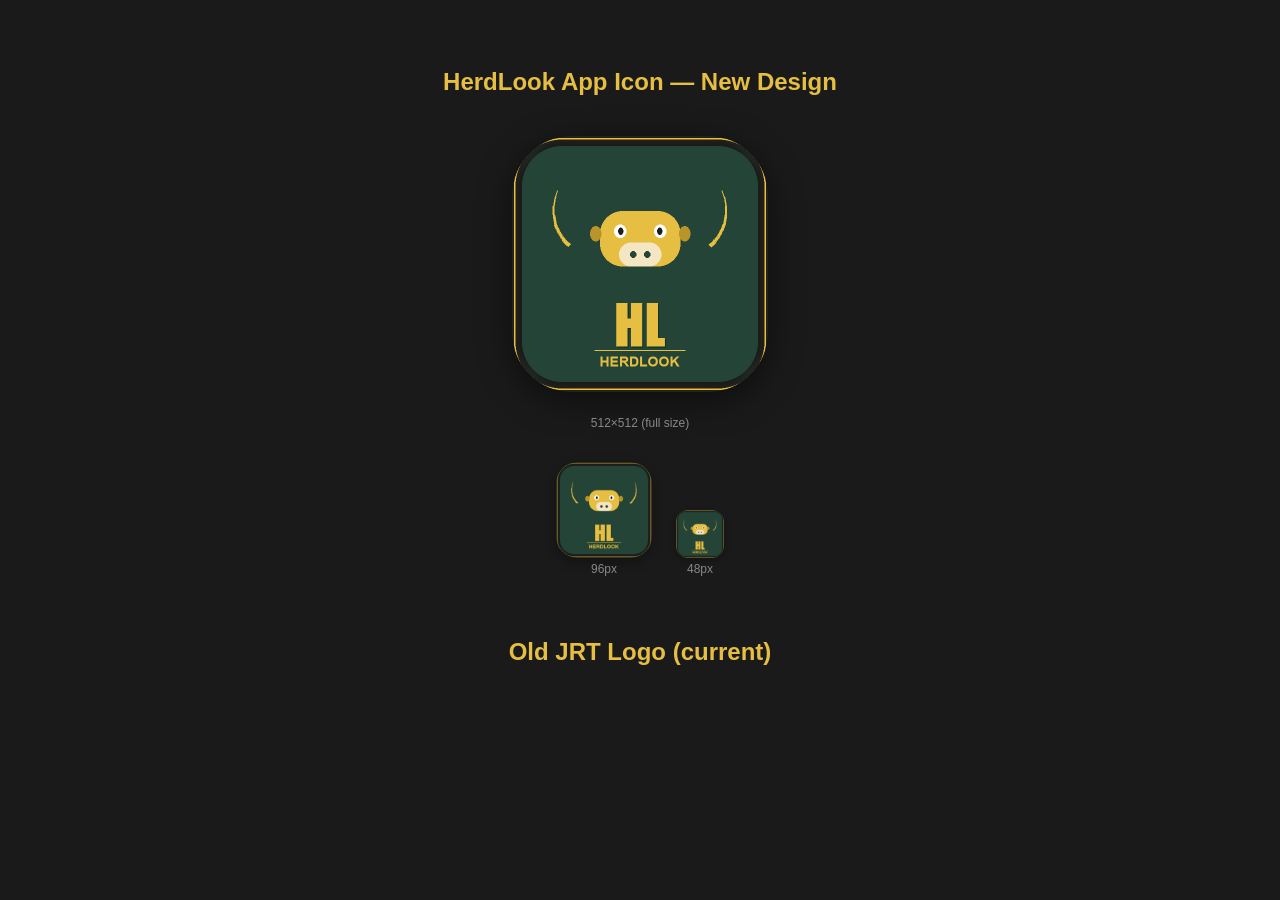
<file: icon-preview-new.html>
<html><head><style>
body{background:#1a1a1a;color:#fff;font-family:sans-serif;display:flex;flex-direction:column;align-items:center;padding:40px;gap:20px;}
.icon{width:256px;height:256px;border-radius:60px;box-shadow:0 8px 32px rgba(0,0,0,0.5);}
.icon96{width:96px;height:96px;border-radius:22px;box-shadow:0 4px 12px rgba(0,0,0,0.3);}
.icon48{width:48px;height:48px;border-radius:12px;box-shadow:0 2px 6px rgba(0,0,0,0.3);}
h2{color:#e6be41;}
.row{display:flex;gap:24px;align-items:end;}
.label{color:#888;font-size:12px;margin-top:4px;}
</style></head><body>
<h2>HerdLook App Icon — New Design</h2>
<img class="icon" src="[data-uri]">
<p class="label">512×512 (full size)</p>
<div class="row">
  <div style="text-align:center"><img class="icon96" src="[data-uri]"><p class="label">96px</p></div>
  <div style="text-align:center"><img class="icon48" src="[data-uri]"><p class="label">48px</p></div>
</div>
<h2 style="margin-top:30px;">Old JRT Logo (current)</h2>
</body></html>
</file>
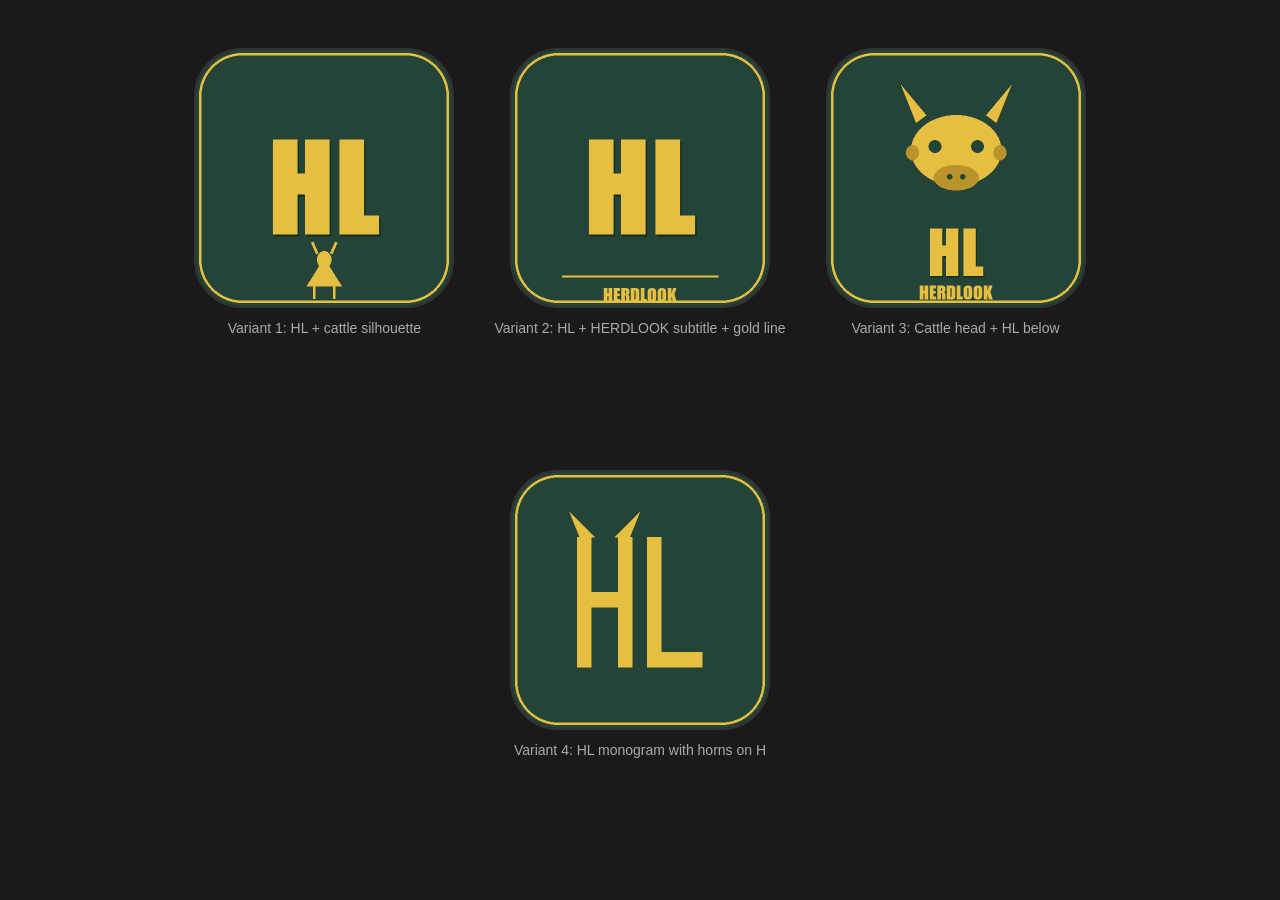
<file: icon-preview.html>
<html><head><style>body{background:#1a1a1a;color:#fff;font-family:sans-serif;display:flex;flex-wrap:wrap;gap:40px;padding:40px;justify-content:center;}.icon-box{text-align:center;} .icon-box img{width:256px;height:256px;border-radius:48px;border:2px solid #333;}.icon-box p{margin-top:12px;font-size:14px;color:#aaa;}</style></head><body><div class="icon-box"><img src="[data-uri]"><p>Variant 1: HL + cattle silhouette</p></div><div class="icon-box"><img src="[data-uri]"><p>Variant 2: HL + HERDLOOK subtitle + gold line</p></div><div class="icon-box"><img src="[data-uri]"><p>Variant 3: Cattle head + HL below</p></div><div class="icon-box"><img src="[data-uri]"><p>Variant 4: HL monogram with horns on H</p></div></body></html>
</file>
